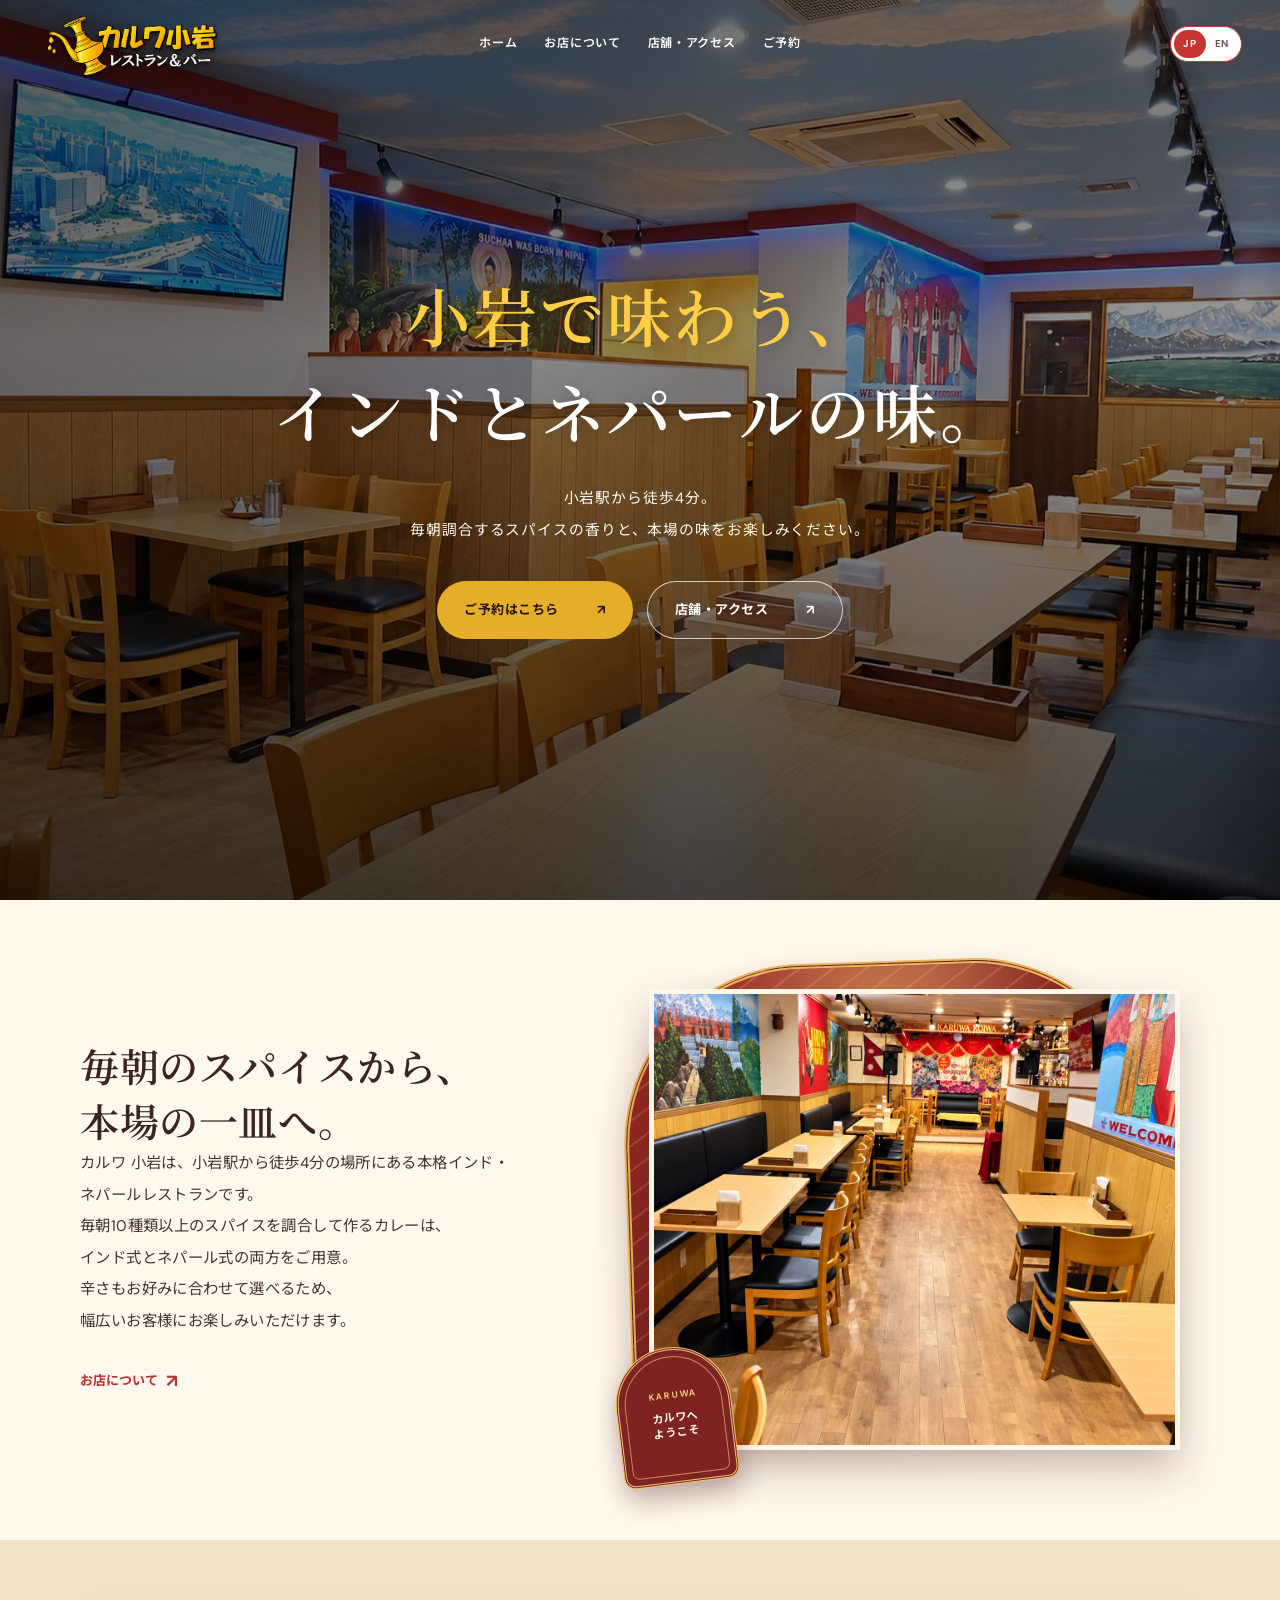
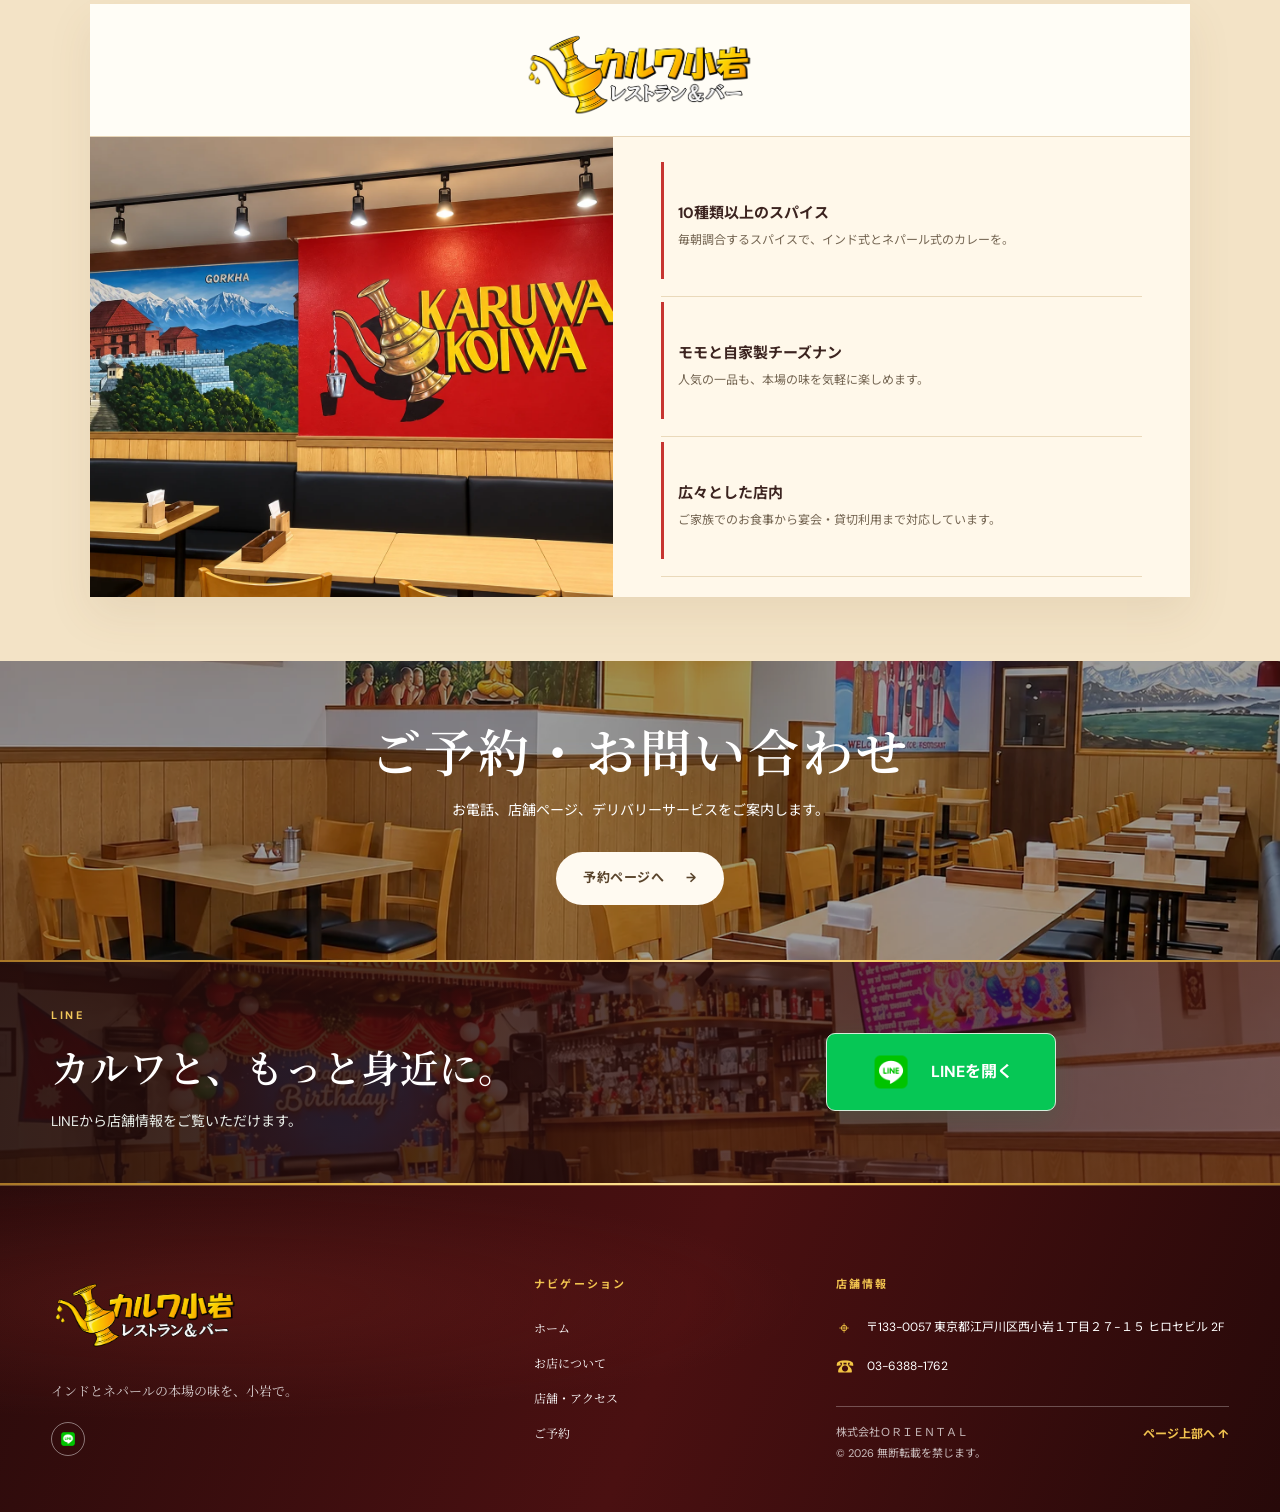
<file: index.html>
<!doctype html>
<html lang="ja">
<head>
  <meta charset="UTF-8"><meta name="viewport" content="width=device-width, initial-scale=1">
  <meta name="theme-color" content="#8b1e20">
  <meta name="description" content="カルワ 小岩。小岩駅から徒歩4分の本格インド・ネパールレストラン。毎朝調合するスパイスのカレー、モモ、自家製チーズナンをお楽しみください。">
  <title>ホーム | カルワ 小岩</title>
  <link rel="preconnect" href="https://fonts.googleapis.com"><link rel="preconnect" href="https://fonts.gstatic.com" crossorigin>
  <link href="https://fonts.googleapis.com/css2?family=DM+Sans:wght@400;500;600;700&family=Noto+Sans+JP:wght@400;500;600;700&family=Noto+Serif+JP:wght@400;500;600;700&display=swap" rel="stylesheet">
  <link rel="icon" href="assets/logo-transparent.png" type="image/png">
  <link rel="preload" as="image" href="assets/hero.webp" fetchpriority="high">
  <link rel="stylesheet" href="styles.css?v=20260928-9"><script src="script.js" defer></script>
</head>
<body data-page="home">
  <a class="skip-link" href="#main-content" data-i18n="skipLink">本文へ移動</a>
  <div id="site-header-mount"></div>
  <main id="main-content">
    <section class="hero" id="home" aria-labelledby="hero-title">
      <div class="hero-image" role="img" aria-label="カルワ 小岩の広々とした店内" data-i18n-aria="heroImageAlt"></div><div class="hero-scrim"></div>
      <div class="hero-content container-wide"><div class="hero-center">
        <h1 id="hero-title"><span class="hero-title-accent" data-i18n="heroLine1">小岩で味わう、</span><span class="hero-title-white" data-i18n="heroLine2">インドとネパールの味。</span></h1>
        <p class="hero-copy" data-i18n="heroCopy">小岩駅から徒歩4分。<br class="desktop-break">毎朝調合するスパイスの香りと、本場の味をお楽しみください。</p>
        <div class="hero-buttons"><a class="button button-primary" href="reservation.html"><span data-i18n="heroReserve">ご予約はこちら</span><span aria-hidden="true">↗</span></a><a class="button button-ghost" href="stores.html"><span data-i18n="heroAccess">店舗・アクセス</span><span aria-hidden="true">↗</span></a></div>
      </div></div>
    </section>

    <section class="about section-pad" id="about" aria-labelledby="about-title"><div class="container about-grid">
      <div class="about-copy reveal"><h2 class="section-title" id="about-title" data-i18n="aboutTitle">毎朝のスパイスから、<br>本場の一皿へ。</h2><p class="body-copy" data-i18n="aboutBody">カルワ 小岩は、小岩駅から徒歩4分の場所にある本格インド・ネパールレストランです。毎朝10種類以上のスパイスを調合して作るカレーは、インド式とネパール式の両方をご用意。辛さもお好みに合わせて選べるため、幅広いお客様にお楽しみいただけます。</p><a class="text-link" href="about.html"><span data-i18n="aboutLink">お店について</span><span aria-hidden="true">↗</span></a></div>
      <div class="about-visual reveal"><img src="assets/interior-1.webp" alt="カルワ 小岩の店内とテーブル席" data-i18n-alt="aboutDiningImageAlt" loading="lazy" decoding="async"><div class="about-stamp"><small aria-hidden="true">KARUWA</small><span data-i18n="welcomeStamp">カルワへ<br>ようこそ</span></div></div>
    </div></section>

    <section class="home-store section-pad" id="store" aria-labelledby="home-store-name"><div class="container">
      <div class="home-store-card reveal">
        <header class="home-store-card-header"><img class="king-wordmark" src="assets/logo-transparent.png" alt="カルワ 小岩のロゴ" data-i18n-alt="logoAlt"><h3 class="visually-hidden" id="home-store-name" data-i18n="shopName">カルワ 小岩</h3></header>
        <div class="home-store-card-body"><div class="home-store-photo"><img src="assets/access.webp" alt="カルワ 小岩の店内にあるロゴの壁" data-i18n-alt="storeImageAlt" loading="lazy" decoding="async"></div>
          <div class="home-store-card-content"><div class="home-store-feature"><h4 data-i18n="homeQuality1Title">10種類以上のスパイス</h4><p data-i18n="homeQuality1Text">毎朝調合するスパイスで、インド式とネパール式のカレーを。</p></div>
            <div class="home-store-feature"><h4 data-i18n="homeQuality2Title">モモと自家製チーズナン</h4><p data-i18n="homeQuality2Text">人気の一品も、本場の味を気軽に楽しめます。</p></div>
            <div class="home-store-feature"><h4 data-i18n="homeQuality3Title">広々とした店内</h4><p data-i18n="homeQuality3Text">ご家族でのお食事から宴会・貸切利用まで対応しています。</p></div>
          </div>
        </div>
      </div>
    </div></section>

    <section class="home-reservation" aria-labelledby="home-res-title"><div class="container home-res-inner reveal"><h2 class="section-title" id="home-res-title" data-i18n="homeReserveTitle">ご予約・お問い合わせ</h2><p data-i18n="homeReserveCopy">お電話、店舗ページ、デリバリーサービスをご案内します。</p><a class="button button-reservation" href="reservation.html"><span data-i18n="reservePage">予約ページへ</span><span aria-hidden="true">→</span></a></div></section>

    <section class="sns-band" aria-labelledby="sns-title"><div class="sns-backdrop"></div><div class="container sns-inner reveal"><div><p class="sns-label">LINE</p><h2 id="sns-title" data-i18n="snsTitle">カルワと、もっと身近に。</h2><p data-i18n="snsCopy">LINEから店舗情報をご覧いただけます。</p></div><div class="sns-links"><a class="sns-line" href="https://line.me/R/ti/p/@842mwddb" target="_blank" rel="noopener noreferrer"><img src="assets/line-icon.png" alt="LINE" data-i18n-alt="lineAlt"><span data-i18n="lineFollow">LINEを開く</span></a></div></div></section>
  </main>
  <div id="site-footer-mount"></div>
</body></html>
</file>
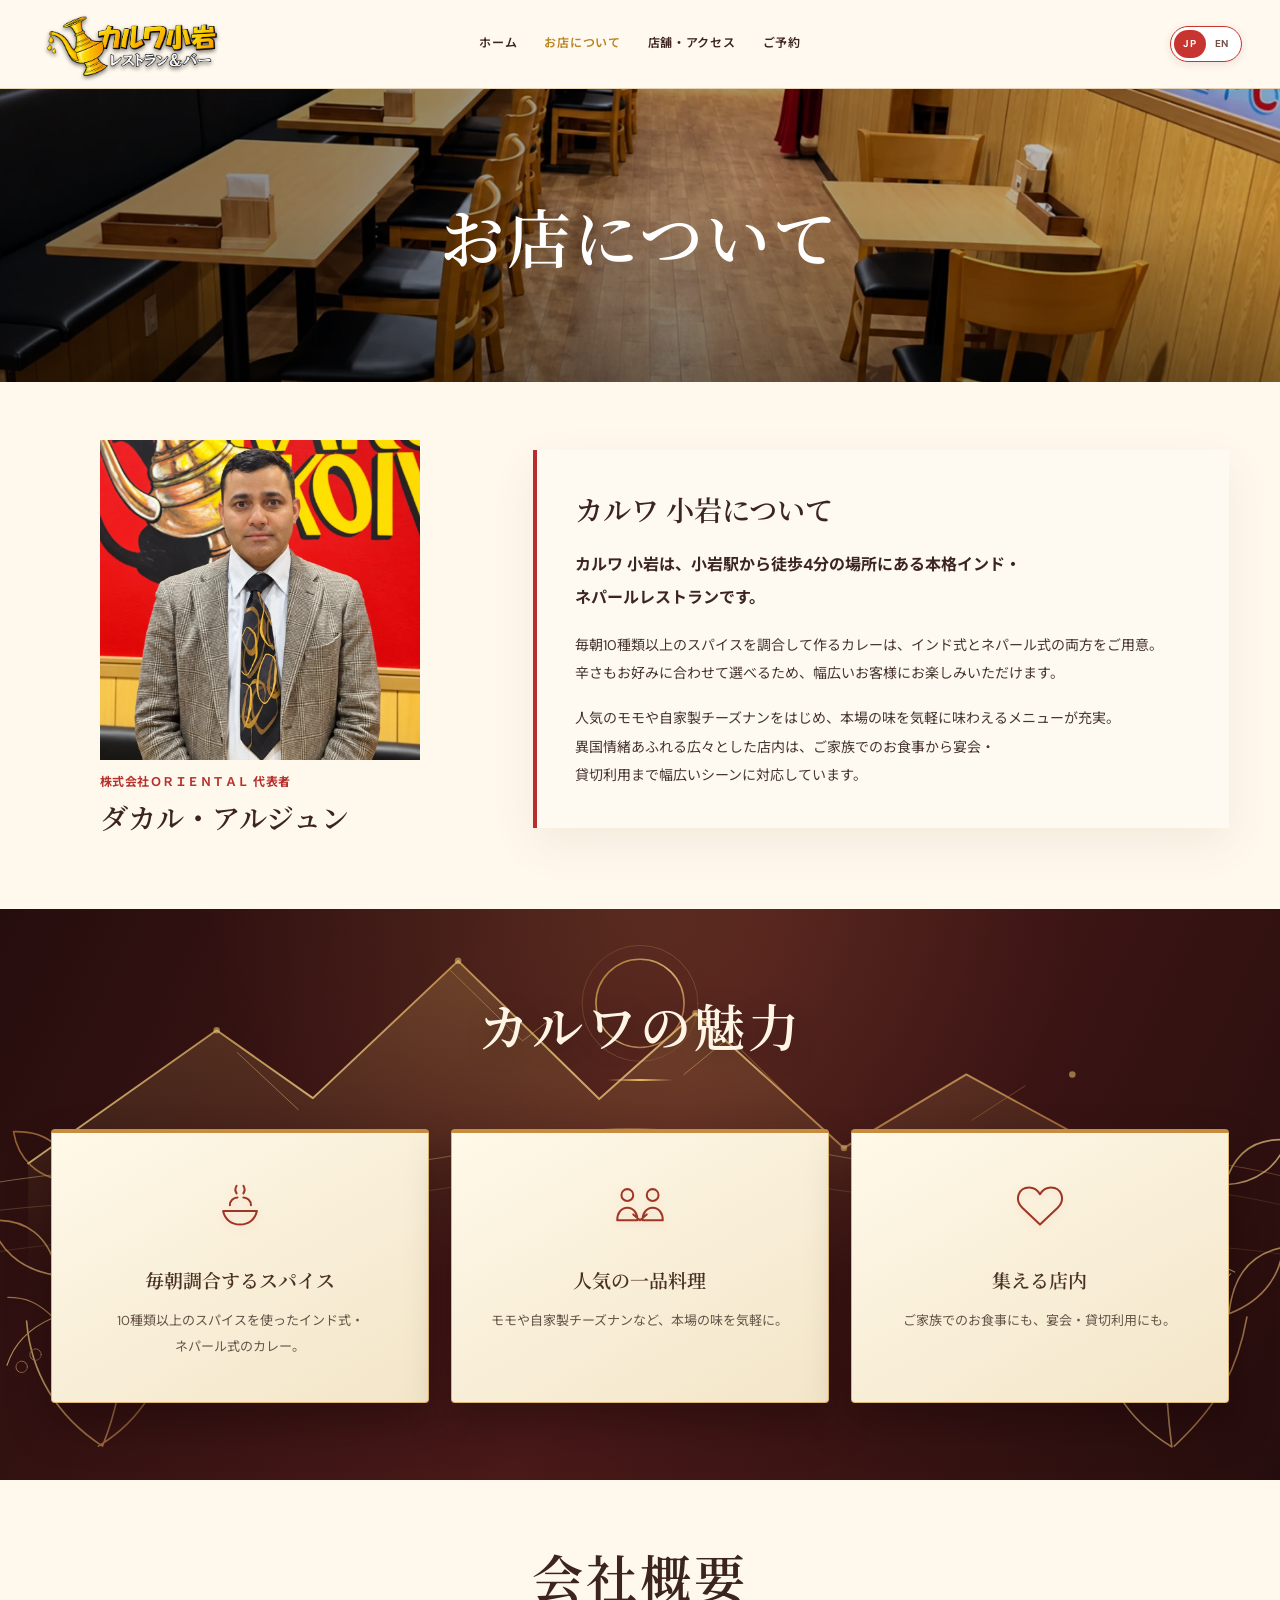
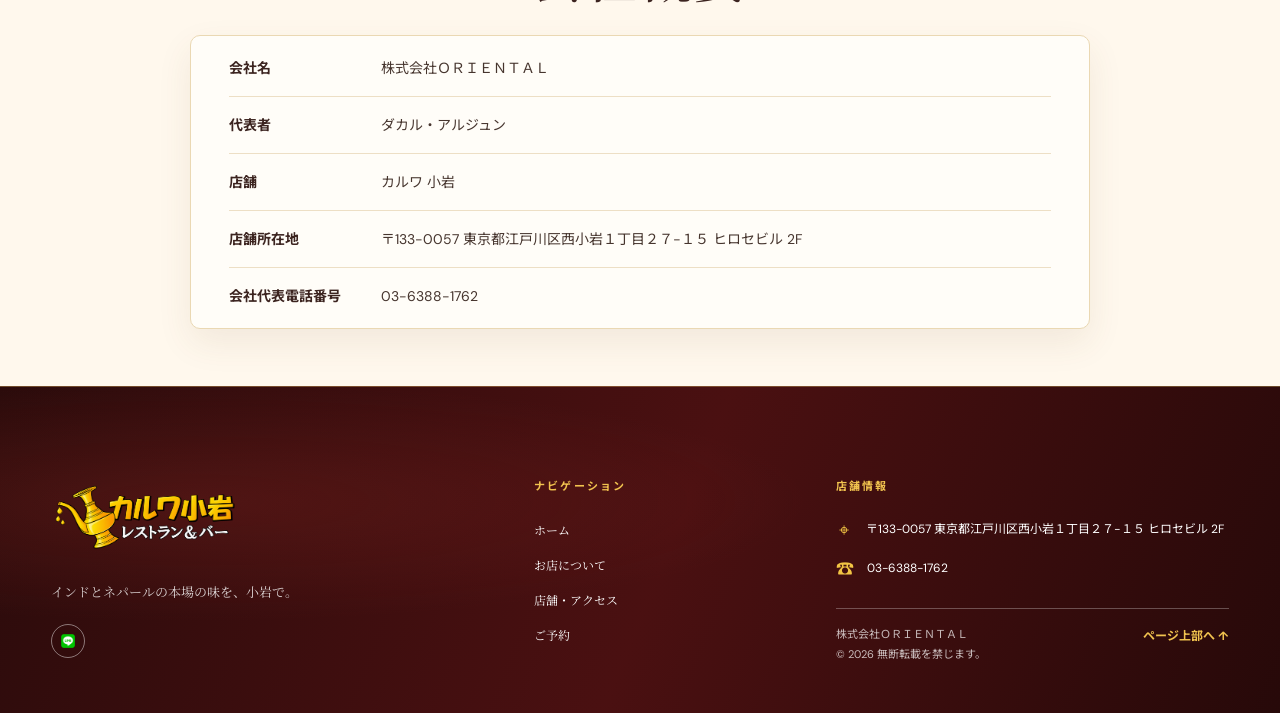
<file: about.html>
<!doctype html>
<html lang="ja"><head><meta charset="UTF-8"><meta name="viewport" content="width=device-width, initial-scale=1"><meta name="theme-color" content="#8b1e20"><meta name="description" content="カルワ 小岩のレストラン紹介と株式会社ＯＲＩＥＮＴＡＬの会社情報。"><title>お店について | カルワ 小岩</title><link rel="preconnect" href="https://fonts.googleapis.com"><link rel="preconnect" href="https://fonts.gstatic.com" crossorigin><link href="https://fonts.googleapis.com/css2?family=DM+Sans:wght@400;500;600;700&family=Noto+Sans+JP:wght@400;500;600;700&family=Noto+Serif+JP:wght@400;500;600;700&display=swap" rel="stylesheet"><link rel="preload" as="image" href="assets/interior-1.webp" fetchpriority="high"><link rel="icon" href="assets/logo-transparent.png" type="image/png"><link rel="stylesheet" href="styles.css?v=20260928-9"><script src="script.js" defer></script></head>
<body data-page="about"><a class="skip-link" href="#main-content" data-i18n="skipLink">本文へ移動</a><div id="site-header-mount"></div><main id="main-content" class="inner-main">
  <section class="subhero subhero-about" aria-labelledby="about-page-title"><div class="subhero-overlay"></div><div class="container subhero-content"><h1 id="about-page-title" data-i18n="aboutPageTitle">お店について</h1></div></section>
  <section class="representative section-pad"><div class="container representative-grid"><div class="representative-profile"><img src="assets/ceo-portrait.webp" alt="株式会社ＯＲＩＥＮＴＡＬの代表者 ダカル・アルジュン" data-i18n-alt="representativeAlt" decoding="async"><p data-i18n="repRole">株式会社ＯＲＩＥＮＴＡＬ 代表者</p><h2 data-i18n="representativeName">ダカル・アルジュン</h2></div><div class="representative-note"><h2 class="note-heading" data-i18n="restaurantIntroTitle">カルワ 小岩について</h2><p class="note-opening" data-i18n="restaurantIntroP1">カルワ 小岩は、小岩駅から徒歩4分の場所にある本格インド・ネパールレストランです。</p><p data-i18n="restaurantIntroP2">毎朝10種類以上のスパイスを調合して作るカレーは、インド式とネパール式の両方をご用意。辛さもお好みに合わせて選べるため、幅広いお客様にお楽しみいただけます。</p><p data-i18n="restaurantIntroP3">人気のモモや自家製チーズナンをはじめ、本場の味を気軽に味わえるメニューが充実。異国情緒あふれる広々とした店内は、ご家族でのお食事から宴会・貸切利用まで幅広いシーンに対応しています。</p></div></div></section>
  <section class="values-section section-pad" aria-labelledby="values-title"><div class="container"><h2 class="section-title" id="values-title" data-i18n="valuesTitle">カルワの魅力</h2><div class="values-grid">
    <article class="value-card"><svg viewBox="0 0 64 64" aria-hidden="true"><path d="M12 38c2 10 10 16 20 16s18-6 20-16H12Zm8-7c0-5 4-9 9-9m7 0c5 0 9 4 9 9M28 17c-2-3-2-6 0-9m8 9c2-3 2-6 0-9"/></svg><h3 data-i18n="value1Title">毎朝調合するスパイス</h3><p data-i18n="value1Text">10種類以上のスパイスを使ったインド式・ネパール式のカレー。</p></article>
    <article class="value-card"><svg viewBox="0 0 64 64" aria-hidden="true"><path d="M17 26a7 7 0 1 0 0-14 7 7 0 0 0 0 14Zm30 0a7 7 0 1 0 0-14 7 7 0 0 0 0 14ZM5 49c0-9 5-15 12-15s12 6 12 15H5Zm30 0c0-9 5-15 12-15s12 6 12 15H35ZM24 42l8 7 8-7"/></svg><h3 data-i18n="value2Title">人気の一品料理</h3><p data-i18n="value2Text">モモや自家製チーズナンなど、本場の味を気軽に。</p></article>
    <article class="value-card"><svg viewBox="0 0 64 64" aria-hidden="true"><path d="M32 54 11 34C1 24 7 10 19 10c6 0 10 3 13 8 3-5 7-8 13-8 12 0 18 14 8 24L32 54Z"/></svg><h3 data-i18n="value3Title">集える店内</h3><p data-i18n="value3Text">ご家族でのお食事にも、宴会・貸切利用にも。</p></article>
  </div></div></section>
  <section class="company-section section-pad" aria-labelledby="company-title"><div class="container company-grid"><h2 class="section-title" id="company-title" data-i18n="companyTitle">会社概要</h2><dl class="company-table"><div><dt data-i18n="companyNameLabel">会社名</dt><dd data-i18n="companyName">株式会社ＯＲＩＥＮＴＡＬ</dd></div><div><dt data-i18n="companyRepLabel">代表者</dt><dd data-i18n="companyRepValue">ダカル・アルジュン</dd></div><div><dt data-i18n="companyBusinessLabel">店舗</dt><dd data-i18n="companyBusiness">カルワ 小岩</dd></div><div><dt data-i18n="companyLocationLabel">店舗所在地</dt><dd><span data-i18n="addressFull">〒133-0057 東京都江戸川区西小岩１丁目２７−１５ ヒロセビル 2F</span></dd></div><div><dt data-i18n="companyPhoneLabel">会社代表電話番号</dt><dd><a href="tel:0363881762">03-6388-1762</a></dd></div></dl></div></section>
</main><div id="site-footer-mount"></div></body></html>
</file>
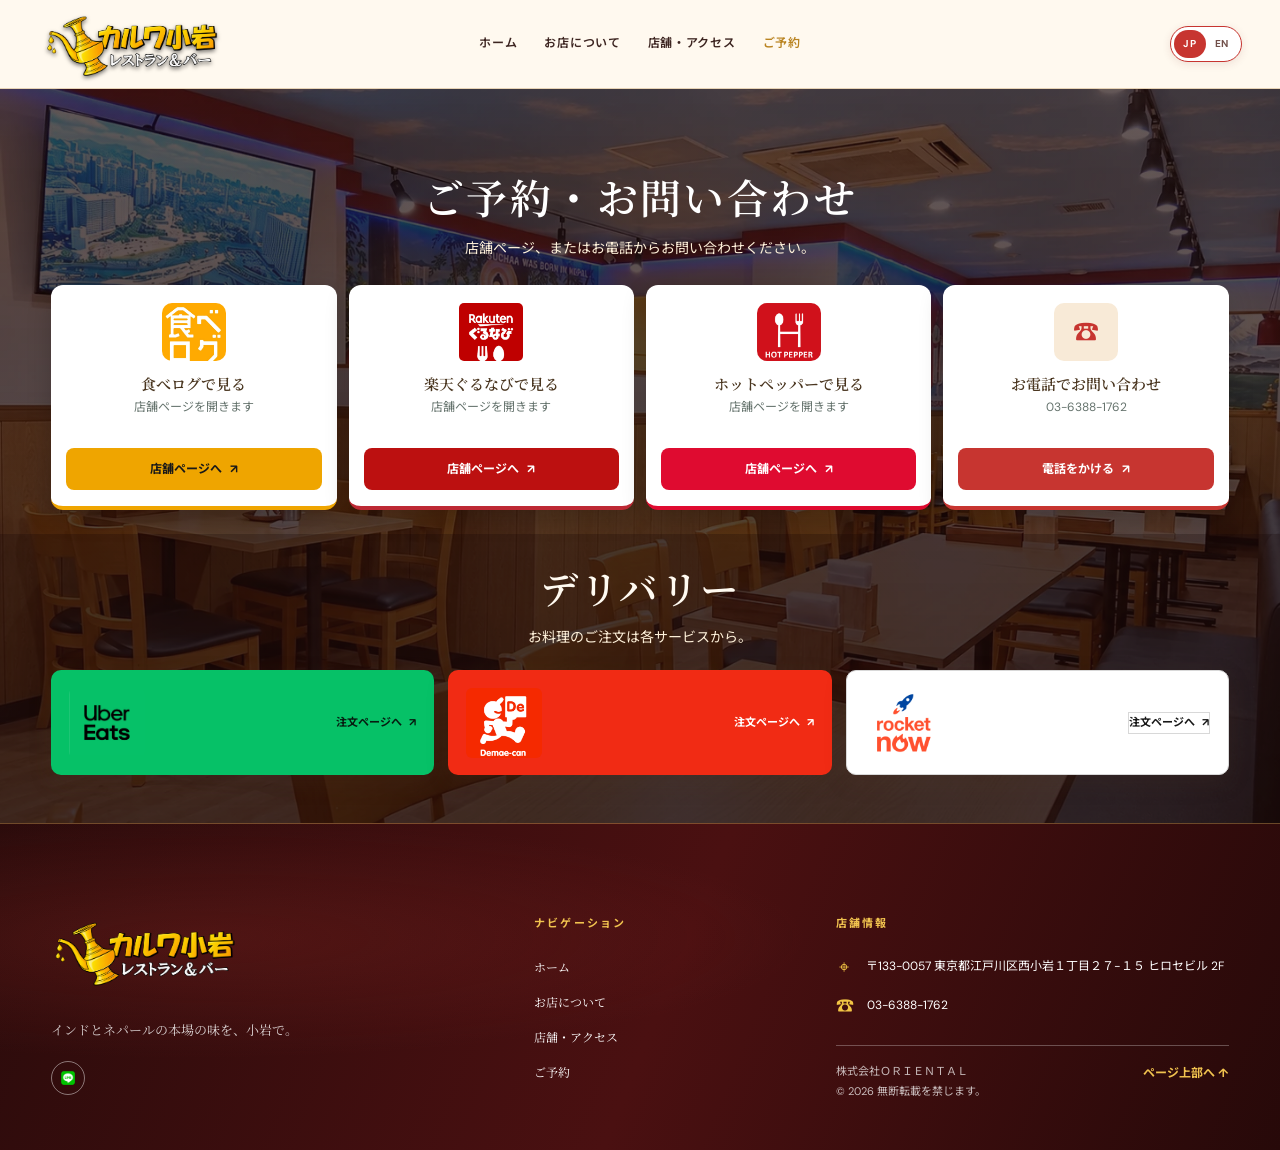
<file: reservation.html>
<!doctype html>
<html lang="ja"><head><meta charset="UTF-8"><meta name="viewport" content="width=device-width, initial-scale=1"><meta name="theme-color" content="#8b1e20"><meta name="description" content="カルワ 小岩のご予約・お問い合わせ、出前館・Uber Eats・Rocket Nowでのご注文はこちら。"><title>ご予約・ご注文 | カルワ 小岩</title><link rel="preconnect" href="https://fonts.googleapis.com"><link rel="preconnect" href="https://fonts.gstatic.com" crossorigin><link href="https://fonts.googleapis.com/css2?family=DM+Sans:wght@400;500;600;700&family=Noto+Sans+JP:wght@400;500;600;700&family=Noto+Serif+JP:wght@400;500;600;700&display=swap" rel="stylesheet"><link rel="preload" as="image" href="assets/hero.webp" fetchpriority="high"><link rel="icon" href="assets/logo-transparent.png" type="image/png"><link rel="stylesheet" href="styles.css?v=20260928-9"><script src="script.js" defer></script></head>
<body data-page="reservation"><a class="skip-link" href="#main-content" data-i18n="skipLink">本文へ移動</a><div id="site-header-mount"></div><main id="main-content" class="inner-main">
  <div class="reservation-background">
  <section class="booking-section section-pad" aria-labelledby="booking-title"><div class="container"><h1 class="section-title" id="booking-title" data-i18n="bookingTitle">ご予約・お問い合わせ</h1><p class="booking-intro" data-i18n="bookingIntro">店舗ページ、またはお電話からお問い合わせください。</p><div class="booking-grid">
    <a class="booking-card tabelog" href="https://tabelog.com/tokyo/A1312/A131204/13301624/" target="_blank" rel="noopener noreferrer"><span class="booking-logo"><img src="assets/logo-tabelog.jpg" alt="食べログ" data-i18n-alt="tabelogAlt"></span><h3 data-i18n="tabelogTitle">食べログで見る</h3><p data-i18n="bookingExternal">店舗ページを開きます</p><span class="booking-action"><span data-i18n="bookingAction">店舗ページへ</span><span aria-hidden="true">↗</span></span></a>
    <a class="booking-card gurunavi" href="https://r.gnavi.co.jp/nn3htzyu0000/" target="_blank" rel="noopener noreferrer"><span class="booking-logo"><img src="assets/logo-gurunavi.png" alt="楽天ぐるなび"></span><h3 data-i18n="gurunaviTitle">楽天ぐるなびで見る</h3><p data-i18n="bookingExternal">店舗ページを開きます</p><span class="booking-action"><span data-i18n="bookingAction">店舗ページへ</span><span aria-hidden="true">↗</span></span></a>
    <a class="booking-card hotpepper" href="https://www.hotpepper.jp/strJ003916899/" target="_blank" rel="noopener noreferrer"><span class="booking-logo"><img src="assets/logo-hotpepper.png" alt="ホットペッパーグルメ"></span><h3 data-i18n="hotpepperTitle">ホットペッパーで見る</h3><p data-i18n="bookingExternal">店舗ページを開きます</p><span class="booking-action"><span data-i18n="bookingAction">店舗ページへ</span><span aria-hidden="true">↗</span></span></a>
    <a class="booking-card telephone" href="tel:0363881762"><span class="booking-logo phone-symbol" aria-hidden="true">☎</span><h3 data-i18n="telephoneTitle">お電話でお問い合わせ</h3><p>03-6388-1762</p><span class="booking-action"><span data-i18n="telephoneAction">電話をかける</span><span aria-hidden="true">↗</span></span></a>
  </div></div></section>
  <section class="delivery-section section-pad" aria-labelledby="delivery-title"><div class="container"><h2 class="section-title" id="delivery-title" data-i18n="deliveryTitle">デリバリー</h2><p class="delivery-intro" data-i18n="deliveryIntro">お料理のご注文は各サービスから。</p><div class="delivery-grid">
    <a class="delivery-card uber" href="https://www.ubereats.com/jp/store/%E6%9C%AC%E6%A0%BC%E3%82%B9%E3%83%8F%E3%82%A4%E3%82%B9%E3%81%8B%E9%AD%85%E5%8A%9B%E3%81%AE%E3%82%AB%E3%83%AC%E3%83%BC!%E3%82%AB%E3%83%AB%E3%83%AF-%E5%B0%8F%E5%B2%A9-karuwa-koiwa/JtfiLmZLSfqwW0Q3driihQ" target="_blank" rel="noopener noreferrer"><span class="delivery-logo"><img src="assets/logo-uber.png" alt="Uber Eats" data-i18n-alt="uberAlt"></span><span class="delivery-action"><span data-i18n="orderAction">注文ページへ</span><span aria-hidden="true">↗</span></span></a>
    <a class="delivery-card demae" href="https://demae-can.com/shop/menu/3402623" target="_blank" rel="noopener noreferrer"><span class="delivery-logo"><img src="assets/logo-demaecan.png" alt="出前館" data-i18n-alt="demaeAlt"></span><span class="delivery-action"><span data-i18n="orderAction">注文ページへ</span><span aria-hidden="true">↗</span></span></a>
    <a class="delivery-card rocket" href="https://customer-web.rocketnow.co.jp/share?storeId=5188&amp;dishId&amp;key=a2f40647-2a2c-47f5-8df5-692c3ea2c9f6" target="_blank" rel="noopener noreferrer"><span class="delivery-logo"><img src="assets/logo-rocketnow.png" alt="Rocket Now" data-i18n-alt="rocketAlt"></span><span class="delivery-action"><span data-i18n="orderAction">注文ページへ</span><span aria-hidden="true">↗</span></span></a>
  </div></div></section>
  </div>
</main><div id="site-footer-mount"></div></body></html>
</file>
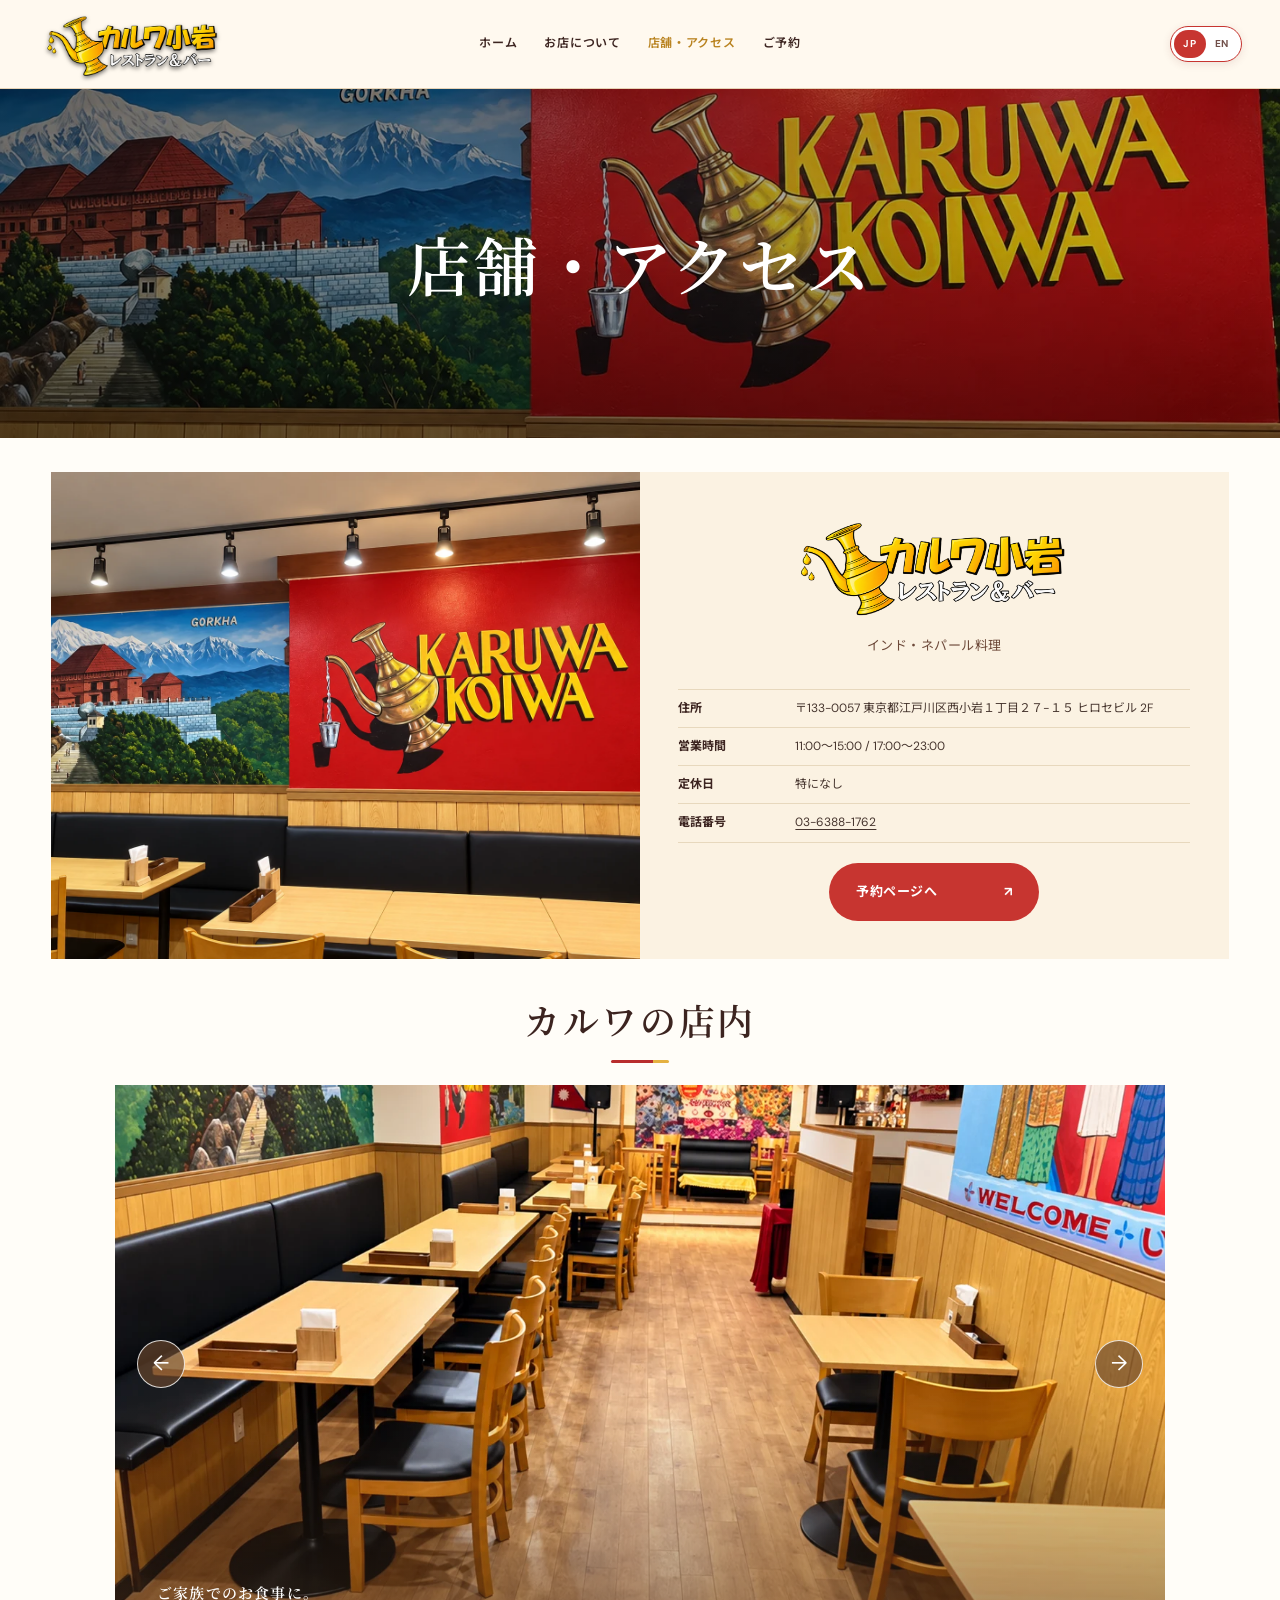
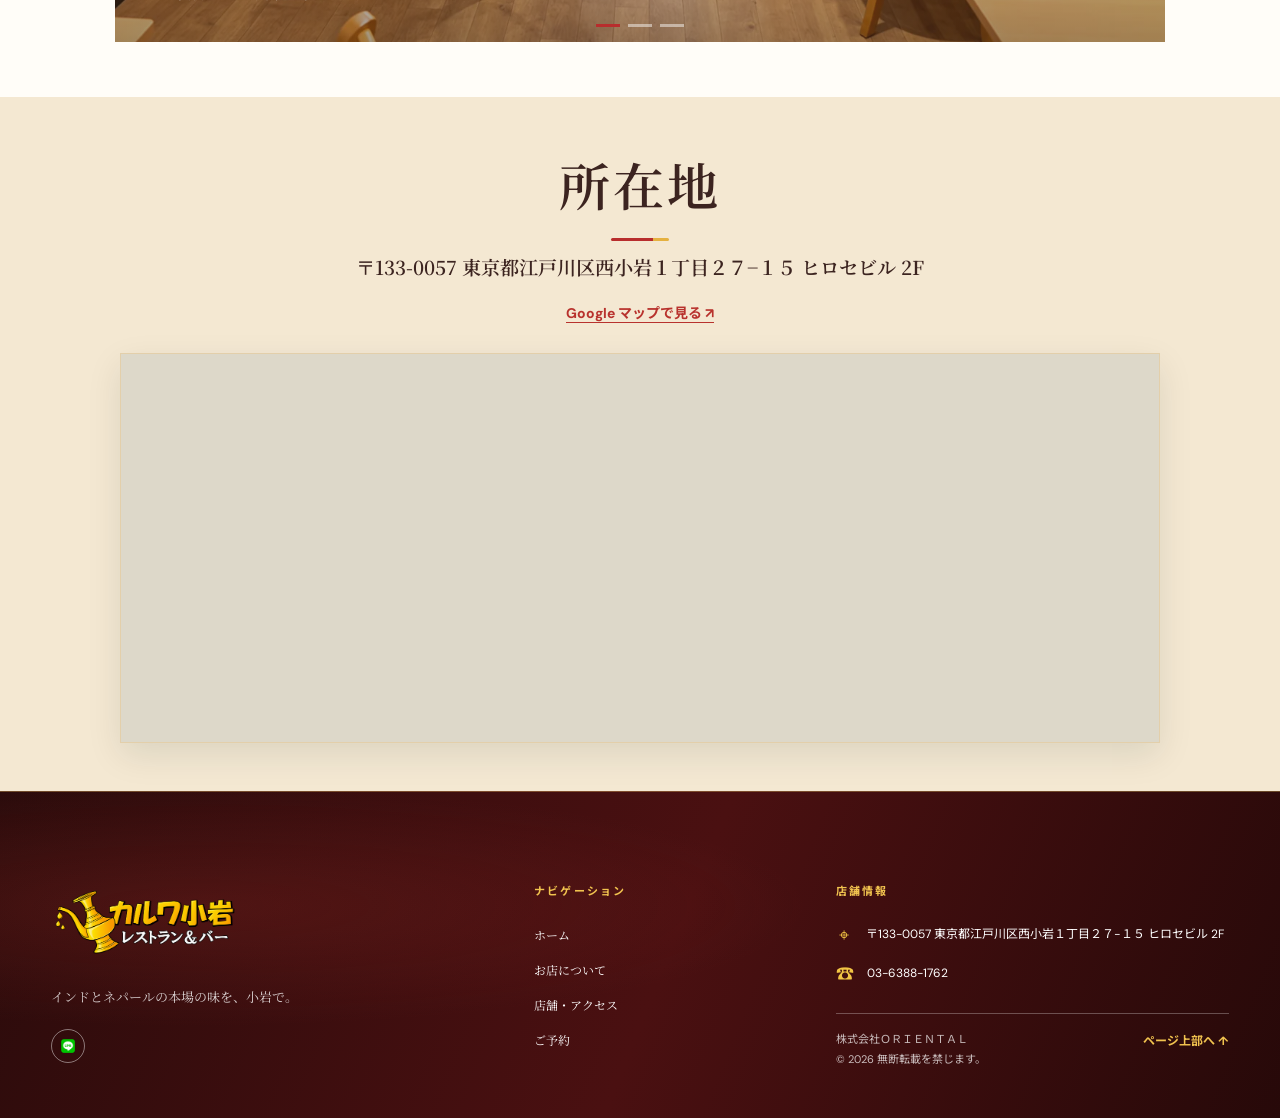
<file: stores.html>
<!doctype html>
<html lang="ja"><head><meta charset="UTF-8"><meta name="viewport" content="width=device-width, initial-scale=1"><meta name="theme-color" content="#8b1e20"><meta name="description" content="カルワ 小岩の住所、営業時間、店内写真、アクセスをご案内します。小岩駅から徒歩4分。"><title>店舗・アクセス | カルワ 小岩</title><link rel="preconnect" href="https://fonts.googleapis.com"><link rel="preconnect" href="https://fonts.gstatic.com" crossorigin><link href="https://fonts.googleapis.com/css2?family=DM+Sans:wght@400;500;600;700&family=Noto+Sans+JP:wght@400;500;600;700&family=Noto+Serif+JP:wght@400;500;600;700&display=swap" rel="stylesheet"><link rel="preload" as="image" href="assets/access.webp" fetchpriority="high"><link rel="icon" href="assets/logo-transparent.png" type="image/png"><link rel="stylesheet" href="styles.css?v=20260928-9"><script src="script.js" defer></script></head>
<body data-page="stores"><a class="skip-link" href="#main-content" data-i18n="skipLink">本文へ移動</a><div id="site-header-mount"></div><main id="main-content" class="inner-main">
  <section class="subhero subhero-stores" aria-labelledby="stores-page-title"><div class="subhero-overlay"></div><div class="container subhero-content"><h1 id="stores-page-title" data-i18n="storesPageTitle">店舗・アクセス</h1></div></section>
  <section class="store section-pad" aria-labelledby="stores-shop-name"><div class="container"><div class="store-grid"><div class="store-image"><img src="assets/access.webp" alt="カルワ 小岩のロゴがある店内" data-i18n-alt="storeImageAlt" decoding="async"></div><div class="store-details"><div class="store-identity"><img class="king-wordmark" src="assets/logo-transparent.png" alt="カルワ 小岩のロゴ" data-i18n-alt="logoAlt"><h3 class="visually-hidden" id="stores-shop-name" data-i18n="shopName">カルワ 小岩</h3><p data-i18n="storeCuisine">インド・ネパール料理</p></div><dl><div><dt data-i18n="addressLabel">住所</dt><dd><span data-i18n="addressFull">〒133-0057 東京都江戸川区西小岩１丁目２７−１５ ヒロセビル 2F</span></dd></div><div><dt data-i18n="hoursLabel">営業時間</dt><dd data-i18n="hoursValue">11:00～15:00 / 17:00～23:00</dd></div><div><dt data-i18n="closedLabel">定休日</dt><dd data-i18n="closedValue">特になし</dd></div><div><dt data-i18n="phoneLabel">電話番号</dt><dd><a href="tel:0363881762">03-6388-1762</a></dd></div></dl><a class="button button-dark" href="reservation.html"><span data-i18n="reservePage">予約ページへ</span><span aria-hidden="true">↗</span></a></div></div></div></section>
  <section class="gallery stores-gallery" aria-labelledby="gallery-title"><div class="container gallery-heading"><h2 id="gallery-title" data-i18n="galleryTitle">カルワの店内</h2></div><div class="gallery-stage" id="gallery-stage"><div class="gallery-slide is-active"><img src="assets/interior-1.webp" alt="カルワ 小岩の広々とした客席" data-i18n-alt="terraceImageAlt" loading="lazy" decoding="async"><span data-i18n="slideOne">ご家族でのお食事に。</span></div><div class="gallery-slide"><img src="assets/interior-2.webp" alt="カルワ 小岩の店内とパーティーエリア" data-i18n-alt="boothImageAlt" loading="lazy" decoding="async"><span data-i18n="slideTwo">宴会・貸切にも。</span></div><div class="gallery-slide"><img src="assets/interior-3.webp" alt="カルワ 小岩の壁画とテーブル席" data-i18n-alt="galleryThreeAlt" loading="lazy" decoding="async"><span data-i18n="slideThree">異国情緒あふれる空間。</span></div><button class="gallery-arrow gallery-prev" type="button" aria-label="前の写真" data-i18n-aria="previousPhoto">←</button><button class="gallery-arrow gallery-next" type="button" aria-label="次の写真" data-i18n-aria="nextPhoto">→</button><div class="gallery-dots" aria-label="ギャラリーの写真を選択" data-i18n-aria="galleryPhotos"><button class="is-active" type="button" aria-label="写真 1" data-i18n-aria="photoOne" aria-current="true"></button><button type="button" aria-label="写真 2" data-i18n-aria="photoTwo"></button><button type="button" aria-label="写真 3" data-i18n-aria="photoThree"></button></div></div></section>
  <section class="location-section section-pad" aria-labelledby="location-title"><div class="container"><div class="location-intro"><h2 class="section-title" id="location-title" data-i18n="locationTitle">所在地</h2><p data-i18n="addressFull">〒133-0057 東京都江戸川区西小岩１丁目２７−１５ ヒロセビル 2F</p><a class="map-link" href="https://www.google.com/maps/search/?api=1&amp;query=%E3%82%AB%E3%83%AB%E3%83%AF%20%E5%B0%8F%E5%B2%A9%20%E6%9D%B1%E4%BA%AC%E9%83%BD%E6%B1%9F%E6%88%B8%E5%B7%9D%E5%8C%BA%E8%A5%BF%E5%B0%8F%E5%B2%A9%EF%BC%91%E4%B8%81%E7%9B%AE%EF%BC%92%EF%BC%97%E2%88%92%EF%BC%91%EF%BC%95" target="_blank" rel="noopener noreferrer" data-i18n="openMap">Google マップで見る ↗</a></div><div class="map-frame"><iframe title="カルワ 小岩の地図" data-i18n-title="mapTitle" src="https://www.google.com/maps?q=%E3%82%AB%E3%83%AB%E3%83%AF%20%E5%B0%8F%E5%B2%A9%20%E6%9D%B1%E4%BA%AC%E9%83%BD%E6%B1%9F%E6%88%B8%E5%B7%9D%E5%8C%BA%E8%A5%BF%E5%B0%8F%E5%B2%A9%EF%BC%91%E4%B8%81%E7%9B%AE%EF%BC%92%EF%BC%97%E2%88%92%EF%BC%91%EF%BC%95&amp;output=embed" width="600" height="450" style="border:0;" allowfullscreen loading="lazy" referrerpolicy="strict-origin-when-cross-origin"></iframe></div></div></section>
</main><div id="site-footer-mount"></div></body></html>
</file>
<file: styles.css>
:root{--cream:#f7f3e9;--paper:#fffdf7;--ink:#153b37;--ink-deep:#0b2b29;--orange:#ef7c1a;--gold:#d6a844;--text:#233a35;--muted:#6c7770;--line:#d9d8c9;--serif:"Noto Serif JP",serif;--sans:"DM Sans","Noto Sans JP",sans-serif}
*{box-sizing:border-box}
html{scroll-behavior:smooth;scroll-padding-top:85px}
body{margin:0;color:var(--text);background:var(--cream);font-family:var(--sans);font-size:15px;line-height:1.8;overflow-x:clip;-webkit-font-smoothing:antialiased}
img{display:block;max-width:100%}
a{color:inherit;text-decoration:none}
button{font:inherit}
button,a{-webkit-tap-highlight-color:transparent}
:focus-visible{outline:3px solid var(--orange);outline-offset:4px}
::selection{background:var(--orange);color:white}
.skip-link{position:fixed;top:-100px;left:12px;z-index:100;background:white;color:var(--ink);padding:8px 14px}
.skip-link:focus{top:12px}
.container{width:min(100% - 8vw,1220px);margin-inline:auto}
.container-wide{width:min(100% - 6vw,1450px);margin-inline:auto}
.section-pad{padding-block:clamp(92px,10vw,150px)}
section{scroll-margin-top:82px}
.eyebrow{display:flex;align-items:center;gap:14px;margin:0 0 28px;font-size:11px;font-weight:700;letter-spacing:.2em;line-height:1.5;color:var(--orange)}
.eyebrow-line{width:34px;height:1px;display:inline-block;flex:none;background:currentColor}
.section-title{font-family:var(--serif);font-weight:600;font-size:clamp(2.1rem,4vw,3.8rem);line-height:1.55;letter-spacing:.06em;margin:0;color:var(--ink);line-break:strict;word-break:auto-phrase}
.body-copy{font-size:15px;line-height:2.35;letter-spacing:.025em}
.button{display:inline-flex;align-items:center;justify-content:space-between;gap:38px;min-height:58px;padding:12px 27px;border-radius:100px;font-size:13px;font-weight:700;letter-spacing:.04em;transition:background .25s,color .25s,transform .25s,border-color .25s;white-space:nowrap}
.button:hover{transform:translateY(-3px)}
.button-primary{background:var(--orange);color:#171a13}
.button-primary:hover{background:#ffa344}
.button-ghost{border:1px solid rgba(255,255,255,.72);color:white;background:rgba(255,255,255,.05)}
.button-ghost:hover{background:white;color:var(--ink)}
.button-dark{background:var(--ink);color:white;min-width:210px}
.button-dark:hover{background:#23655b}
.site-header{position:fixed;z-index:50;top:0;left:0;width:100%;color:white;transition:background .28s,box-shadow .28s,color .28s}
.site-header.is-scrolled,.site-header.menu-open{background:rgba(247,243,233,.98);box-shadow:0 1px 0 rgba(21,59,55,.12);color:var(--ink)}
.header-inner{height:88px;display:flex;align-items:center;justify-content:space-between;gap:24px}
.brand{display:inline-flex;align-items:center;gap:11px;flex:none;min-width:0}
.brand-logo{width:60px;height:60px;border-radius:50%;background:white;padding:3px;display:flex;align-items:center;justify-content:center;overflow:hidden;box-shadow:0 3px 16px #0002}
.brand-logo img{width:100%;height:100%;object-fit:contain}
.brand-name{font-family:Georgia,serif;font-size:19px;font-weight:700;line-height:1.02;letter-spacing:.09em;white-space:nowrap}
.brand-name span{display:block}
.brand-name small{display:block;margin-top:5px;font:600 8px/1 var(--sans);letter-spacing:.19em}
.desktop-nav{display:flex;align-items:center;gap:clamp(16px,2.1vw,34px);margin-left:auto}
.desktop-nav a{font-size:12px;font-weight:600;letter-spacing:.06em;position:relative;white-space:nowrap}
.desktop-nav a::after{content:"";position:absolute;left:0;right:100%;bottom:-7px;height:1px;background:currentColor;transition:right .2s}
.desktop-nav a:hover::after{right:0}
.header-actions{display:flex;align-items:center;gap:13px}
.language-switch{height:38px;padding:0 10px;border:1px solid currentColor;border-radius:100px;background:transparent;color:inherit;font-size:11px;font-weight:700;letter-spacing:.05em;cursor:pointer}
.language-switch span{margin-left:3px}
.header-reserve{display:inline-flex;align-items:center;gap:18px;padding:12px 19px;background:var(--orange);border-radius:100px;color:#15251f;font-size:12px;font-weight:700;white-space:nowrap}
.header-reserve:hover{background:#ffa344}
.menu-toggle{display:none;width:42px;height:42px;border:0;background:transparent;color:inherit;padding:10px;cursor:pointer}
.menu-toggle span{display:block;width:22px;height:2px;background:currentColor;margin:5px 0;transition:transform .2s}
.mobile-nav{display:none}
.hero{position:relative;min-height:760px;height:100svh;max-height:1080px;background:#13251e;color:white;overflow:hidden}
.hero-image,.hero-scrim{position:absolute;inset:0}
.hero-image{background:url("assets/interior-1.webp") center 55%/cover no-repeat;animation:heroZoom 16s ease-out both;backface-visibility:hidden}
.hero-scrim{background:linear-gradient(180deg,rgba(3,20,19,.62),rgba(3,20,19,.48) 38%,rgba(3,20,19,.70)),linear-gradient(90deg,rgba(3,23,21,.4),transparent 60%)}
@keyframes heroZoom{from{transform:scale(1)}to{transform:scale(1.055)}}
.hero-content{position:relative;z-index:1;height:100%;display:grid;place-items:center;text-align:center;padding-top:80px;padding-bottom:70px}
.hero-center{max-width:1050px;margin:auto}
.hero-eyebrow{margin:0 0 26px;color:#f0cc83;font-size:12px;font-weight:700;letter-spacing:.43em;line-height:1.6}
.hero h1{font-family:var(--serif);font-size:clamp(3.1rem,6.25vw,6.4rem);font-weight:600;line-height:1.22;letter-spacing:.045em;margin:0;text-shadow:0 2px 15px #0004;line-break:strict}
.hero h1 span{display:block}
.hero-title-accent{color:#ffab41}
.hero-title-white{color:#fff;margin-top:.14em}
.hero-copy{margin:30px auto 34px;font-size:clamp(14px,1.15vw,16px);line-height:2.15;letter-spacing:.06em;color:#fffdf5}
.hero-buttons{display:flex;justify-content:center;flex-wrap:wrap;gap:14px}
.hero-bottom{position:absolute;z-index:2;left:50%;bottom:32px;transform:translateX(-50%);display:flex;align-items:center;justify-content:space-between;color:#fff9;font-size:10px;letter-spacing:.14em;font-weight:700}
.hero-bottom a{color:#fff;display:flex;gap:16px;align-items:center}
.hero-bottom a span{font-size:20px;line-height:1}
.about{background:var(--cream)}
.about-grid{display:grid;grid-template-columns:1fr 1.02fr;align-items:center;gap:clamp(50px,7vw,120px)}
.about-copy{padding-block:10px}
.about-lead{margin:30px 0 20px;font-family:var(--serif);font-weight:600;color:var(--ink);font-size:clamp(17px,1.7vw,21px);line-height:1.9;letter-spacing:.04em}
.about .body-copy{max-width:520px;margin:0 0 29px}
.text-link{display:inline-flex;align-items:center;gap:52px;padding:0 0 10px;font-size:13px;font-weight:700;color:var(--orange);text-decoration:none}
.text-link span:last-child{font-size:18px;line-height:1}
.about-visual{position:relative;margin:15px 25px 0 0}
.about-visual::before{content:"";position:absolute;left:28px;right:-25px;top:-25px;bottom:28px;border:1px solid var(--gold);z-index:0}
.about-visual>img{position:relative;z-index:1;width:100%;height:min(46vw,540px);object-fit:cover;object-position:center}
.about-stamp{position:absolute;z-index:2;bottom:-25px;left:-32px;background:var(--orange);color:var(--ink-deep);width:130px;height:130px;border-radius:50%;display:flex;flex-direction:column;align-items:center;justify-content:center;text-align:center;transform:rotate(-13deg);font:700 11px/1.4 var(--sans);letter-spacing:.1em;box-shadow:0 8px 20px #0002}
.stamp-flower{font-size:26px;line-height:1.1}
.feature{background:var(--ink-deep);color:white;overflow:hidden}
.feature-heading{display:grid;grid-template-columns:1fr auto;align-items:end;gap:20px;margin-bottom:48px}
.feature-heading .eyebrow{grid-column:1/-1;margin-bottom:0;color:#e1af55}
.feature-heading .section-title{color:white}
.feature-heading>p:last-child{margin:0 0 7px;font-size:14px;color:#d7e1d8}
.feature-card{display:grid;grid-template-columns:1.13fr .87fr;min-height:550px;background:#f7f3e9;color:var(--ink);box-shadow:0 20px 65px #001b1740}
.feature-photo{position:relative;min-height:400px;overflow:hidden}
.feature-photo img{width:100%;height:100%;position:absolute;inset:0;object-fit:cover;transition:transform .7s}
.feature-card:hover .feature-photo img{transform:scale(1.035)}
.image-note{position:absolute;bottom:17px;left:20px;color:white;background:#092d2bc9;padding:4px 9px;font-size:10px;letter-spacing:.03em}
.feature-content{position:relative;padding:clamp(38px,5vw,78px);display:flex;flex-direction:column;justify-content:center;overflow:hidden}
.feature-number{font-size:11px;font-weight:700;letter-spacing:.23em;color:var(--orange)}
.feature-symbol{position:absolute;right:47px;top:25px;color:#e3cda6;font-size:100px;line-height:1;font-weight:400;opacity:.65}
.feature-content h3{position:relative;font:600 clamp(2rem,3.1vw,3rem)/1.5 var(--serif);letter-spacing:.07em;margin:35px 0 24px}
.feature-exact{font-size:16px;font-weight:600;line-height:2.15;letter-spacing:.02em;margin:0;line-break:strict;overflow-wrap:anywhere}
.feature-rule{width:64px;height:2px;background:var(--orange);margin:30px 0 20px}
.feature-small{font-size:13px;color:#657872;margin:0}
.secondary-feature{display:flex;align-items:center;justify-content:flex-end;gap:30px;margin-top:30px;color:white}
.secondary-feature img{width:112px;height:112px;object-fit:cover;border-radius:50%;border:4px solid #fff2}
.secondary-feature span{font-size:10px;font-weight:700;letter-spacing:.2em;color:#e1af55}
.secondary-feature p{font-family:var(--serif);font-size:16px;line-height:1.9;margin:5px 0 0}
.message{background:#f0e9d9}
.message-grid{display:grid;grid-template-columns:.82fr 1.18fr;gap:clamp(50px,7.5vw,120px);align-items:center}
.message-photo{position:relative;max-width:475px}
.message-photo::before{content:"";position:absolute;inset:22px -22px -22px 22px;border:1px solid var(--gold)}
.message-photo img{position:relative;width:100%;aspect-ratio:4/4.4;object-fit:cover;object-position:center 30%}
.message-copy .section-title{font-size:clamp(2rem,3vw,3.1rem)}
.message-copy .body-copy{max-width:590px;margin:30px 0;line-height:2.3}
.signature{display:flex;flex-direction:column;gap:4px;padding-top:21px;border-top:1px solid #cfc8b9;font-size:12px}
.signature strong{font-family:var(--serif);font-size:20px;letter-spacing:.08em}
.store{background:var(--paper)}
.store-heading{display:flex;justify-content:space-between;align-items:flex-end;gap:35px;margin-bottom:49px}
.store-heading>p{margin:0 0 8px;text-align:right;font-weight:600;font-size:14px;line-height:2}
.store-grid{display:grid;grid-template-columns:1fr 1fr;background:var(--cream)}
.store-image{min-height:580px;overflow:hidden}
.store-image img{width:100%;height:100%;object-fit:cover;object-position:center 49%}
.store-details{padding:clamp(35px,5.2vw,76px);align-self:center}
.store-kicker{color:var(--orange);font-size:11px;font-weight:700;letter-spacing:.24em;margin:0 0 20px}
.store-details h3{font:600 clamp(1.65rem,2.5vw,2.7rem)/1.65 var(--serif);letter-spacing:.05em;margin:0 0 30px;color:var(--ink)}
.store-details dl{margin:0 0 38px;border-top:1px solid var(--line)}
.store-details dl div{display:grid;grid-template-columns:105px 1fr;gap:12px;padding:15px 0;border-bottom:1px solid var(--line);font-size:13px;line-height:1.8}
.store-details dt{font-weight:700;color:var(--ink)}
.store-details dd{margin:0}
.store-details dd a{text-decoration:underline;text-underline-offset:3px}
.gallery{background:var(--paper);padding:0 0 clamp(90px,9vw,135px)}
.gallery-heading{text-align:center;padding-top:15px;padding-bottom:35px}
.gallery-heading .eyebrow{justify-content:center;margin-bottom:13px}
.gallery-heading h2{font:600 clamp(1.7rem,2.8vw,2.8rem)/1.5 var(--serif);letter-spacing:.07em;color:var(--ink);margin:0}
.gallery-stage{position:relative;width:min(100% - 8vw,1050px);aspect-ratio:16/8.5;margin:auto;overflow:hidden;background:var(--ink-deep)}
.gallery-slide{position:absolute;inset:0;opacity:0;transition:opacity .65s;pointer-events:none}
.gallery-slide.is-active{opacity:1;pointer-events:auto}
.gallery-slide::after{content:"";position:absolute;inset:55% 0 0;background:linear-gradient(transparent,#061d1bb8)}
.gallery-slide img{width:100%;height:100%;object-fit:cover;object-position:center 52%}
.gallery-slide:nth-child(2) img{object-position:center 46%}
.gallery-slide span{position:absolute;z-index:1;bottom:36px;left:42px;color:white;font-family:var(--serif);font-size:17px;font-weight:600;letter-spacing:.08em}
.gallery-arrow{position:absolute;z-index:2;top:50%;transform:translateY(-50%);width:48px;height:48px;border:1px solid #fffc;color:white;border-radius:50%;background:#092f2e99;font-size:21px;cursor:pointer}
.gallery-prev{left:22px}.gallery-next{right:22px}
.gallery-arrow:hover{background:var(--orange);color:var(--ink)}
.gallery-dots{position:absolute;z-index:3;bottom:15px;left:50%;transform:translateX(-50%);display:flex;gap:8px}
.gallery-dots button{width:24px;height:3px;padding:0;border:0;background:#fff7;cursor:pointer}
.gallery-dots button.is-active{background:var(--orange)}
.reservation{position:relative;color:white;overflow:hidden;background:var(--ink-deep)}
.reservation-backdrop{position:absolute;inset:0;background:linear-gradient(90deg,#092923f5 0%,#092923e6 50%,#092923c2 100%),url("assets/interior-1.webp") center/cover}
.reservation-content{position:relative;z-index:1}
.reservation .eyebrow{color:#edb760}
.reservation .section-title{color:white}
.reservation-content>p:not(.eyebrow){font-size:15px;margin:23px 0 53px;color:#e2e7dd}
.reservation-groups{display:grid;grid-template-columns:1fr 1fr;gap:70px}
.reservation-groups h3{font:600 18px/1.5 var(--serif);margin:0 0 16px;padding-bottom:15px;border-bottom:1px solid #ffffff55}
.action-links{display:flex;flex-wrap:wrap;gap:12px}
.action-links a{display:inline-flex;align-items:center;gap:16px;min-height:48px;padding:9px 17px;border:1px solid #ffffff8c;border-radius:5px;color:white;font-size:12px;font-weight:700;transition:background .2s,color .2s}
.action-links a:hover{background:#fff;color:var(--ink)}
.site-footer{background:#082b29;color:#e9efe8;padding:76px 0 0}
.footer-grid{display:grid;grid-template-columns:1.15fr 1fr .65fr;gap:70px;padding-bottom:70px}
.footer-brand>a:first-child{font:700 clamp(1.5rem,2.5vw,2.2rem)/1 Georgia,serif;letter-spacing:.08em}
.footer-brand p{font-family:var(--serif);margin:24px 0;color:#e7e6d6}
.footer-grid h2{font-size:11px;font-weight:700;letter-spacing:.22em;color:#e6a94c;margin:0 0 21px}
.footer-grid p,.footer-grid a:not(.footer-brand>a:first-child){font-size:12px;line-height:2.1}
.footer-grid>div:nth-child(2)>p{margin:0 0 10px}
.footer-nav a{display:block;width:max-content;margin-bottom:5px}
.footer-nav a:hover,.footer-grid>div:nth-child(2)>a:hover{color:#ffb351}
.footer-bottom{display:flex;justify-content:space-between;gap:20px;padding:18px 0 21px;border-top:1px solid #ffffff29;font-size:10px;letter-spacing:.05em;color:#bccbc2}
.footer-bottom a{color:#f3b55c;font-weight:700}
.reveal{opacity:0;transform:translateY(18px);transition:opacity .7s ease,transform .7s cubic-bezier(.2,.78,.25,1)}
.reveal.is-visible{opacity:1;transform:none}
@media (max-width:1100px){.desktop-nav{gap:16px}.brand-name{font-size:16px}.brand-logo{width:51px;height:51px}.header-reserve{padding:10px 14px}.feature-card{min-height:490px}.feature-content{padding:42px}}
@media (max-width:900px){.desktop-nav,.header-reserve{display:none}.menu-toggle{display:block}.header-inner{height:76px}.mobile-nav:not([hidden]){display:flex;flex-direction:column;gap:0;padding:10px 6vw 24px;background:var(--cream);color:var(--ink);box-shadow:0 12px 18px #071f1d22}.mobile-nav a{padding:12px 0;border-bottom:1px solid var(--line);font-weight:600;font-size:14px}.site-header.menu-open .menu-toggle span:first-child{transform:translateY(3.5px) rotate(45deg)}.site-header.menu-open .menu-toggle span:last-child{transform:translateY(-3.5px) rotate(-45deg)}.about-grid{gap:45px}.store-details{padding:32px}.store-details dl div{grid-template-columns:80px 1fr}}
@media (max-width:760px){html{scroll-padding-top:70px}.container,.container-wide{width:min(100% - 38px,620px)}.section-pad{padding-block:84px}.site-header{background:rgba(247,243,233,.98);color:var(--ink)}.header-inner{height:70px}.brand-logo{width:46px;height:46px}.brand-name{font-size:15px}.brand-name small{font-size:6px}.hero{min-height:680px;height:100svh;max-height:850px}.hero-image{animation:none;background-position:55% center}.hero-scrim{background:linear-gradient(180deg,#051f1bd4,#06232091 35%,#051f1bdc)}.hero-content{padding-top:95px;padding-bottom:85px}.hero-eyebrow{font-size:10px;letter-spacing:.2em;margin-bottom:20px}.hero h1{font-size:clamp(31px,7.6vw,51px);letter-spacing:-.035em;line-height:1.3}.hero-title-white{margin-top:.16em}.hero-copy{font-size:13px;margin:28px auto 29px;line-height:2}.desktop-break{display:none}.hero-bottom{bottom:18px;font-size:8px}.hero-bottom a{gap:5px}.hero-buttons{gap:10px}.hero-buttons .button{min-height:51px;padding:10px 16px;gap:15px;font-size:12px}.about-grid,.message-grid,.store-grid{grid-template-columns:1fr}.about-visual{grid-row:1;margin:10px 17px 40px 10px}.about-visual>img{height:390px}.about-visual::before{left:17px;right:-17px;top:-17px;bottom:17px}.about-stamp{width:95px;height:95px;left:-15px;bottom:-18px;font-size:8px}.stamp-flower{font-size:19px}.about-copy{text-align:center}.about .eyebrow{justify-content:center}.about .section-title{font-size:clamp(2rem,7vw,3rem)}.about .body-copy{margin-inline:auto}.about-lead{margin-top:24px}.feature-heading{display:block;text-align:center}.feature-heading .eyebrow{justify-content:center;margin-bottom:24px}.feature-heading>p:last-child{margin:20px 0 0}.feature-card{grid-template-columns:1fr}.feature-photo{min-height:0;aspect-ratio:4/3}.feature-content{padding:38px 31px 45px}.feature-content h3{font-size:2rem;margin:23px 0 16px}.feature-exact{font-size:14px}.feature-symbol{font-size:73px;right:28px;top:17px}.secondary-feature{justify-content:center}.secondary-feature img{width:78px;height:78px}.secondary-feature p{font-size:13px}.message-grid{gap:55px}.message-photo{width:min(78%,370px);margin-inline:auto}.message-photo img{aspect-ratio:1/1.1}.message-copy{text-align:center}.message-copy .eyebrow{justify-content:center}.message-copy .section-title{font-size:clamp(1.8rem,6.5vw,2.6rem)}.signature{text-align:center}.store-heading{display:block;text-align:center}.store-heading .eyebrow{justify-content:center}.store-heading>p{text-align:center;margin-top:18px}.store-image{height:390px;min-height:0}.store-image img{object-position:center 44%}.store-details{padding:38px 26px 45px}.store-details h3{font-size:1.8rem}.gallery-stage{width:calc(100% - 38px);aspect-ratio:4/3}.gallery-slide span{bottom:34px;left:22px;font-size:13px;max-width:65%}.gallery-arrow{width:38px;height:38px;font-size:17px}.gallery-prev{left:10px}.gallery-next{right:10px}.reservation-groups{grid-template-columns:1fr;gap:35px}.reservation-content>p:not(.eyebrow){margin-bottom:36px}.footer-grid{grid-template-columns:1fr 1fr;gap:40px}.footer-brand{grid-column:1/-1}.site-footer{padding-top:60px}.footer-grid{padding-bottom:45px}}
@media (max-width:420px){.container,.container-wide{width:calc(100% - 34px)}.brand-name{font-size:13px}.brand-name small{font-size:5.5px}.brand-logo{width:42px;height:42px}.header-actions{gap:5px}.language-switch{height:33px}.hero h1{font-size:clamp(29px,7.65vw,34px);letter-spacing:-.055em}.hero-copy{max-width:320px}.hero-buttons{flex-wrap:nowrap}.hero-buttons .button{font-size:10px;padding:9px 12px;gap:8px;min-height:47px}.hero-bottom span:first-child{max-width:160px}.about-visual>img{height:300px}.feature-photo{aspect-ratio:1/1}.feature-content{padding:32px 24px}.feature-content h3{font-size:1.75rem}.store-details dl div{grid-template-columns:72px 1fr;gap:8px;font-size:12px}.store-details h3{font-size:1.5rem}.footer-grid{grid-template-columns:1fr}.footer-brand{grid-column:auto}.footer-bottom{flex-direction:column;gap:4px}}
@media (hover:none),(pointer:coarse){.button:hover{transform:none}.feature-card:hover .feature-photo img{transform:none}.gallery-arrow:hover{background:#092f2e99;color:white}}
@media (prefers-reduced-motion:reduce){html{scroll-behavior:auto}*,*::before,*::after{animation-duration:.01ms!important;animation-iteration-count:1!important;transition-duration:.01ms!important}.reveal{opacity:1;transform:none}.hero-image{animation:none}}

/* Four-page layout */
.company-brand{display:flex;flex-direction:column;flex:none;color:inherit;line-height:1.15;white-space:nowrap}
.company-brand span{font:700 23px/1.2 var(--serif);letter-spacing:.04em}
.company-brand small{font:700 9px/1.2 var(--sans);letter-spacing:.24em;margin-top:4px}
.desktop-nav a[aria-current="page"]{color:var(--orange)}
.desktop-nav a[aria-current="page"]::after{right:0}
.footer-brand>a:first-child{font:700 clamp(1.45rem,2vw,2rem)/1.35 var(--serif)}
.inner-main{animation:pageEnter .6s cubic-bezier(.2,.78,.25,1) both}
@keyframes pageEnter{from{opacity:0;transform:translateY(10px)}to{opacity:1;transform:none}}
.subhero{height:clamp(320px,37vw,480px);display:flex;align-items:center;position:relative;color:white;background-position:center;background-size:cover}
.subhero-about{background-image:url("assets/interior-1.webp")}
.subhero-stores{background-image:url("assets/access.webp");background-position:center 40%}
.subhero-reservation{background-image:url("assets/hero.webp");background-position:center 55%}
.subhero-overlay{position:absolute;inset:0;background:linear-gradient(90deg,#062620d9,#062620a0 58%,#06262069),linear-gradient(0deg,#06262098,transparent 50%)}
.subhero-content{position:relative;z-index:1;text-align:center}
.subhero .eyebrow{justify-content:center;color:#ffc26d;margin-bottom:15px}
.subhero h1{font:600 clamp(2.7rem,5vw,4.7rem)/1.35 var(--serif);letter-spacing:.1em;margin:0}
.subhero-content>p:last-child{font-size:15px;margin:14px 0 0;color:#fffdf3}
.home-store{background:var(--paper)}
.home-section-heading{display:flex;align-items:end;justify-content:space-between;gap:35px;margin-bottom:50px}
.home-section-heading .eyebrow{margin-bottom:20px}
.home-section-heading>p{max-width:340px;margin:0 0 8px;line-height:2;font-size:14px}
.home-store-grid{display:grid;grid-template-columns:1fr 1fr;min-height:530px;background:var(--cream)}
.home-store-image{height:530px;overflow:hidden}
.home-store-image img{width:100%;height:100%;object-fit:cover;object-position:center 48%}
.home-store-details{display:flex;flex-direction:column;align-items:flex-start;justify-content:center;padding:clamp(36px,5vw,75px)}
.home-store-details h3{font:600 clamp(1.6rem,2.4vw,2.5rem)/1.65 var(--serif);color:var(--ink);margin:0 0 20px}
.home-store-details p{font-size:13px;margin:0 0 14px;line-height:1.85}
.home-store-details p a{text-decoration:underline;text-underline-offset:3px}
.home-store-details .button{margin-top:20px}
.home-feature{display:grid;grid-template-columns:1fr 1fr;align-items:stretch;gap:0;margin-top:38px;background:var(--ink-deep);color:white}
.home-feature>img{width:100%;height:360px;object-fit:cover}
.home-feature>div{padding:clamp(30px,4vw,55px);display:flex;flex-direction:column;justify-content:center}
.home-feature .eyebrow{color:#f3b65a;margin-bottom:16px}
.home-feature h3{font:600 clamp(1.5rem,2vw,2.2rem)/1.5 var(--serif);margin:0 0 18px;color:white}
.home-feature-text{font-weight:600;font-size:14px;line-height:2.1;margin:0 0 18px;line-break:strict;overflow-wrap:anywhere}
.home-feature small{color:#c2d0c8;font-size:11px}
.sns-band{position:relative;padding:clamp(75px,8vw,115px) 0;background:url("assets/interior-1.webp") center/cover;color:white}
.sns-backdrop{position:absolute;inset:0;background:#092823d8}
.sns-inner{position:relative;z-index:1;display:flex;align-items:center;justify-content:space-between;gap:50px}
.sns-label{font:700 11px/1 var(--sans);letter-spacing:.23em;color:#ffc16b;margin:0 0 18px}
.sns-inner h2{font:600 clamp(2rem,3.5vw,3.4rem)/1.45 var(--serif);margin:0 0 15px;color:white}
.sns-inner p:last-child{font-size:14px;color:#e9eee8;margin:0}
.sns-line{display:flex;align-items:center;gap:25px;min-width:280px;min-height:78px;padding:12px 26px;border-radius:9px;background:#06c755;color:#fff;font-weight:700;justify-content:center;transition:transform .2s}
.sns-line:hover{transform:translateY(-3px)}
.line-dot{display:grid;place-items:center;width:45px;height:45px;border:2px solid white;border-radius:50%;font-size:10px}
.home-reservation{padding:clamp(85px,9vw,135px) 0;text-align:center;background:var(--cream)}
.home-res-inner .eyebrow{justify-content:center;margin-bottom:21px}
.home-res-inner .section-title{font-size:clamp(2rem,3.8vw,3.6rem)}
.home-res-inner>p:not(.eyebrow){margin:22px 0 31px}
.representative{background:var(--cream)}
.representative-grid{display:grid;grid-template-columns:.7fr 1.3fr;gap:clamp(35px,6vw,100px);align-items:start}
.representative-profile img{width:100%;aspect-ratio:1/1.15;object-fit:cover;object-position:center 28%}
.representative-profile p{font-size:12px;color:var(--orange);font-weight:700;margin:22px 0 4px;letter-spacing:.04em}
.representative-profile h2{font:600 clamp(1.4rem,2.2vw,2.1rem)/1.4 var(--serif);margin:0;color:var(--ink)}
.representative-note{position:relative;background:white;padding:clamp(31px,4.6vw,70px);box-shadow:0 15px 50px #142a1712;border-left:3px solid var(--orange);font-size:15px;line-height:2.35}
.representative-note p{margin:0 0 25px}
.representative-note p:last-child{margin-bottom:0}
.representative-note .note-opening{font-weight:700;color:var(--ink);font-size:17px}
.values-section{position:relative;isolation:isolate;overflow:hidden;background:linear-gradient(90deg,transparent,rgba(214,168,68,.82) 15%,rgba(220,116,24,.48) 50%,rgba(214,168,68,.82) 85%,transparent) center top / calc(100% - clamp(40px,9vw,150px)) 1px no-repeat,linear-gradient(90deg,transparent,rgba(214,168,68,.82) 15%,rgba(220,116,24,.48) 50%,rgba(214,168,68,.82) 85%,transparent) center bottom / calc(100% - clamp(40px,9vw,150px)) 1px no-repeat,linear-gradient(135deg,#fbf8f0 0%,var(--cream) 55%,#f6efdf 100%)}
.values-section .section-title{color:var(--ink)}
.values-section::before,.values-section::after{position:absolute;z-index:0;content:"";pointer-events:none}
.values-section::before{top:42%;left:-15%;width:130%;height:220px;border:1px solid #dc74182b;border-radius:50%;transform:rotate(-5deg);box-shadow:0 0 0 23px #edba390d,0 0 0 24px #dc74181a,0 0 0 58px #edba390a}
.values-section::after{top:-95px;right:-105px;width:340px;height:340px;border:1px solid #dc74182b;border-radius:50%;background:repeating-radial-gradient(circle,transparent 0 24px,#dc74180d 25px 26px,transparent 27px 48px)}
.values-section>.container{position:relative;z-index:1}

/* Mobile layout refinements requested from the page preview. */
@media(max-width:760px){
  body[data-page="home"] .site-header:not(.is-scrolled):not(.menu-open){background:transparent;box-shadow:none;color:white}
  body[data-page="home"] .hero-image{animation:heroZoom 16s ease-out both}
  #about .about-grid{grid-template-columns:1fr;gap:0}
  #about .about-visual{grid-row:1;width:calc(100% - 18px);margin:0 auto 34px}
  #about .about-visual>img{width:100%;height:auto;aspect-ratio:4/3;object-fit:cover}
  #about .about-copy{grid-row:2;display:flex;flex-direction:column;align-items:center;text-align:center}
  #about .about-copy .section-title{width:100%;margin:0 0 18px}
  #about .about-copy .body-copy{width:100%;margin:0 0 22px}
  #about .about-copy .text-link{margin-top:0}
  .delivery-card{flex-direction:row;justify-content:flex-start;gap:14px;min-height:68px;padding:8px 14px;text-align:left}
  .delivery-logo{flex:0 0 58px;width:58px;height:46px;margin:0}
  .delivery-action{flex:1;justify-content:flex-start;gap:7px}
}
.values-section .section-title{margin-bottom:45px}
.values-grid{display:grid;grid-template-columns:repeat(3,1fr);gap:20px}
.value-card{border:1px solid #dddccf;background:var(--paper);padding:44px 28px 40px;text-align:center;min-height:275px}
.value-card svg{width:54px;height:54px;stroke:var(--orange);stroke-width:2.4;fill:none;stroke-linecap:round;stroke-linejoin:round;margin:0 auto 23px}
.value-card h3{font:600 19px/1.55 var(--serif);color:var(--ink);margin:0 0 13px}
.value-card p{font-size:13px;line-height:2;margin:0}
.company-section{background:var(--cream)}
.company-grid{display:grid;grid-template-columns:.65fr 1.35fr;gap:70px}
.company-table{margin:0;border-top:1px solid var(--line)}
.company-table div{display:grid;grid-template-columns:130px 1fr;gap:22px;padding:22px 0;border-bottom:1px solid var(--line);font-size:14px;line-height:2}
.company-table dt{font-weight:700;color:var(--ink)}
.company-table dd{margin:0}
.store-identity{text-align:center;margin-bottom:31px}
.store-identity .shop-logo{width:112px;height:112px;object-fit:contain;margin:0 auto 12px;background:white;border-radius:50%}
.store-identity h3{font-size:clamp(1.4rem,2vw,2rem);margin:0}
.stores-gallery{padding-top:0}
.stores-gallery .gallery-heading{padding-top:25px}
.location-section{background:#ece7d9}
.location-grid{display:grid;grid-template-columns:1fr 1fr;gap:70px;align-items:center}
.location-grid>div:last-child{border-left:2px solid var(--orange);padding-left:35px}
.location-grid p{font:600 clamp(1.1rem,1.8vw,1.55rem)/1.9 var(--serif);color:var(--ink);margin:0 0 16px}
.location-grid a{font-size:14px;text-decoration:underline;text-underline-offset:4px}
.booking-section{position:relative;background:linear-gradient(90deg,#082d29ef,#082d29d9),url("assets/hero.webp") center/cover;color:white}
.booking-section .section-title,.delivery-section .section-title{color:white}
.booking-section .eyebrow,.delivery-section .eyebrow{color:#ffc16b}
.booking-intro,.delivery-intro{margin:16px 0 38px;color:#e0e8df;font-size:14px}
.booking-grid{display:grid;grid-template-columns:repeat(3,1fr);gap:18px}
.booking-card{display:flex;flex-direction:column;align-items:flex-start;min-height:260px;background:#fffdf6;color:var(--ink);padding:31px 28px 27px;border-top:5px solid var(--orange);border-radius:8px;transition:transform .2s,box-shadow .2s}
.booking-card:hover{transform:translateY(-4px);box-shadow:0 14px 32px #0004}
.booking-card.tabelog{border-color:#db562e}.booking-card.gurunavi{border-color:#bd2e31}.booking-card.telephone{border-color:var(--orange)}
.booking-icon{display:grid;place-items:center;min-width:79px;height:44px;border:1px solid #d8d8d1;padding:0 11px;font-weight:700;font-size:13px;border-radius:4px}
.booking-card h3{font:600 19px/1.5 var(--serif);margin:24px 0 7px}
.booking-card p{font-size:12px;margin:0 0 20px;color:#65736d}
.booking-action{margin-top:auto;font-size:13px;font-weight:700;color:var(--ink)}
.delivery-section{background:#0d3833;color:white}
.delivery-grid{display:grid;grid-template-columns:repeat(3,1fr);gap:17px}
.delivery-card{min-height:120px;display:flex;align-items:center;justify-content:space-between;gap:20px;padding:25px;border-radius:7px;border:1px solid #ffffff70;transition:transform .2s}
.delivery-card:hover{transform:translateY(-4px)}
.delivery-card strong{font-size:21px;line-height:1.2}
.delivery-card span{font-size:11px;font-weight:700;white-space:nowrap}
.delivery-card.uber{background:#0f7541}.delivery-card.demae{background:#c94420}.delivery-card.rocket{background:#263f39}
@media(max-width:900px){.company-brand span{font-size:20px}.representative-grid{grid-template-columns:.8fr 1.2fr;gap:35px}.booking-grid,.delivery-grid{gap:10px}.booking-card{padding:23px 17px}.delivery-card{padding:20px 15px}.delivery-card strong{font-size:17px}}
@media(max-width:760px){.subhero{height:330px}.home-section-heading{display:block;text-align:center}.home-section-heading .eyebrow{justify-content:center}.home-section-heading>p{margin:20px auto 0}.home-store-grid,.home-feature,.representative-grid,.company-grid,.location-grid{grid-template-columns:1fr}.home-store-image{height:330px}.home-store-details{padding:36px 27px 42px}.home-feature>img{height:275px}.home-feature>div{padding:33px 27px}.sns-inner{display:block;text-align:center}.sns-line{width:min(100%,360px);margin:30px auto 0}.representative-profile{max-width:350px;margin:auto;text-align:center}.representative-profile img{aspect-ratio:1/1}.representative-note{padding:33px 26px}.values-grid{grid-template-columns:1fr;gap:12px}.value-card{min-height:0;padding:33px 25px}.company-grid{gap:32px}.company-table div{grid-template-columns:95px 1fr;gap:13px;font-size:12px}.store-identity .shop-logo{width:95px;height:95px}.location-grid{gap:25px}.location-grid>div:last-child{padding-left:24px}.booking-grid,.delivery-grid{grid-template-columns:1fr}.booking-card{min-height:210px}.delivery-card{min-height:96px}.delivery-card strong{font-size:20px}.subhero h1{font-size:clamp(2.4rem,8vw,3.6rem)}.inner-main{animation-duration:.5s}}
@media(max-width:420px){.company-brand span{font-size:17px}.company-brand small{font-size:7px}.home-feature>img{height:240px}.company-table div{grid-template-columns:75px 1fr}.representative-note{font-size:13px}.booking-card h3{font-size:18px}}
@media(hover:none),(pointer:coarse){.sns-line:hover,.booking-card:hover,.delivery-card:hover{transform:none}}
@media(prefers-reduced-motion:reduce){.inner-main{animation:none}}

/* User-directed refinements */
.home-section-heading{margin-bottom:38px}
.sns-inner{gap:28px}
.sns-inner>div{flex:1;min-width:0}
.sns-inner h2{font-size:clamp(2rem,3vw,3rem);letter-spacing:.02em;white-space:nowrap}
.sns-line{flex:0 0 270px;min-width:0}
.home-reservation{position:relative;isolation:isolate;padding:73px 0 78px;background:url("assets/hero.webp") center 52%/cover no-repeat;color:white}
.home-reservation::before{content:"";position:absolute;z-index:-1;inset:0;background:rgba(15,27,23,.72)}
.home-res-inner .section-title{color:white;font-size:clamp(2.25rem,4vw,3.5rem);line-height:1.35}
.home-res-inner>p:not(.eyebrow){color:#fff;margin:13px 0 28px;font-size:14px}
.button-reservation{background:white;color:var(--ink-deep);min-height:53px;gap:22px}
.button-reservation:hover{background:#f6ead4}
.representative{padding-block:clamp(85px,8vw,115px)}
.representative-grid{grid-template-columns:minmax(300px,.85fr) minmax(0,1.15fr);gap:clamp(35px,5vw,80px)}
.representative-profile img{height:clamp(360px,28vw,440px);aspect-ratio:auto;object-fit:cover;object-position:center 24%}
.representative-note{padding:clamp(30px,3.5vw,52px)}
.representative-note p{margin-bottom:18px}
.values-section .section-title{text-align:center;margin-bottom:45px}
.location-intro{text-align:center;max-width:850px;margin:0 auto 38px}
.location-intro .eyebrow{justify-content:center;margin-bottom:20px}
.location-intro .section-title{margin-bottom:17px}
.location-intro p:not(.eyebrow){font:600 clamp(1rem,1.5vw,1.3rem)/1.9 var(--serif);color:var(--ink);margin:0 0 10px}
.location-intro>a{display:inline-block;font-size:14px;text-decoration:underline;text-underline-offset:4px}
.map-frame{width:min(100%,1040px);height:520px;margin:0 auto;background:#ddd8c9;box-shadow:0 12px 32px #0b2b291a;overflow:hidden}
.map-frame iframe{display:block;width:100%;height:100%;border:0}
@media(max-width:980px){.sns-inner{display:block;text-align:center}.sns-inner h2{white-space:normal}.sns-line{width:min(100%,360px);margin:30px auto 0}}
@media(max-width:760px){.representative-grid{grid-template-columns:1fr;gap:35px}.representative-profile img{height:auto;aspect-ratio:1/1}.home-reservation{padding:78px 0 82px}.home-res-inner .section-title{font-size:clamp(2rem,8vw,3rem)}.map-frame{height:360px}.sns-inner h2{font-size:clamp(2rem,7.7vw,2.8rem)}}
@media(max-width:420px){.map-frame{height:310px}.location-intro p:not(.eyebrow){font-size:14px}}

/* Compact navigation and booking updates */
.section-pad{padding-block:clamp(52px,6vw,86px)}
.site-header .header-actions{gap:12px}
.language-switch{position:relative;display:flex;align-items:center;gap:0;height:36px;min-width:72px;padding:3px;border:1px solid currentColor;border-radius:999px;background:transparent;isolation:isolate}
.language-switch::before{content:"";position:absolute;z-index:-1;top:3px;bottom:3px;left:3px;width:calc(50% - 3px);border-radius:999px;background:var(--orange);transition:transform .22s ease}
.language-switch.is-en::before{transform:translateX(100%)}
.language-option{width:50%;text-align:center;font:700 10px/1 var(--sans);letter-spacing:.04em;transition:color .2s}
.language-option.is-active{color:#151915}
.language-switch.is-en .language-ja{color:inherit}
.language-switch.is-en .language-en{color:#151915}
.language-switch:not(.is-en) .language-en{color:inherit}
.language-switch span{margin-left:0}
.header-actions .header-reserve{display:none}
.hero{min-height:620px;height:88svh;max-height:900px;background:#000}
.hero-scrim{background:linear-gradient(180deg,#0009,#0006 38%,#000b),linear-gradient(90deg,#0007,transparent 66%)}
.hero-eyebrow{display:none}
.home-section-heading{margin-bottom:24px}
.home-store-grid-solo{grid-template-columns:1fr;min-height:0;max-width:900px;margin-inline:auto}
.home-store-grid-solo .home-store-details{align-items:center;text-align:center;padding:clamp(28px,4vw,54px)}
.home-store-grid-solo .home-store-details h3{margin-bottom:14px}
.home-store-grid-solo .home-store-details p{margin-bottom:8px}
.home-feature{display:none}
.sns-band{padding-block:48px}
.sns-inner h2{font-size:clamp(1.75rem,3vw,2.65rem)}
.sns-line img{width:78px;height:44px;object-fit:cover;border-radius:4px}
.home-reservation{padding-block:55px}
.representative.section-pad{padding-block:58px}
.values-section .section-title{margin-bottom:28px}
.value-card{min-height:0;padding:32px 24px}
.company-grid{grid-template-columns:1fr;gap:24px}
.company-grid>.section-title{text-align:center}
.company-table{width:min(100%,900px);margin-inline:auto}
.company-table div{padding-block:15px}
.store.section-pad{padding-block:50px}
.store-heading{display:block;text-align:center;margin-bottom:27px}
.store-heading>.section-title{max-width:900px;margin:0 auto;text-align:center}
.stores-gallery{padding-bottom:55px}
.stores-gallery .gallery-heading{padding-block:0 22px}
.gallery-stage{aspect-ratio:16/8.5}
.location-section.section-pad{padding-block:48px}
.location-intro{margin-bottom:25px}
.location-intro .section-title{margin-bottom:8px}
.map-frame{height:390px}
.subhero{height:clamp(250px,28vw,350px)}
.subhero-about{height:clamp(215px,23vw,295px)}
.subhero-reservation{height:205px}
.subhero h1{letter-spacing:.045em}
.booking-section{background:linear-gradient(90deg,#000e,#000b),url("assets/hero.webp") center/cover;color:white}
.booking-section .container{text-align:center}
.booking-section>.container>.section-title{color:white;font-size:clamp(1.8rem,3.2vw,2.7rem)}
.booking-intro{margin:8px 0 24px}
.booking-grid{grid-template-columns:repeat(4,minmax(0,1fr));gap:12px}
.booking-card{align-items:center;text-align:center;min-height:225px;padding:18px 15px 16px;border-top:0;border-bottom:4px solid var(--orange);border-radius:12px;background:#fff;color:#171c1a;box-shadow:0 8px 24px #0003}
.booking-card.tabelog{border-color:#efa500}.booking-card.gurunavi{border-color:#bd1515}.booking-card.hotpepper{border-color:#df0b30}.booking-card.telephone{border-color:#ed5629}
.booking-logo{display:grid;place-items:center;width:64px;height:58px;margin-bottom:7px;overflow:hidden;border-radius:10px;background:#fff}
.booking-logo img{width:100%;height:100%;object-fit:contain}
.booking-logo.phone-symbol{color:#e8592e;background:#fff0e8;font-size:26px}
.booking-card h3{font-size:15px;margin:5px 0 1px;line-height:1.5}
.booking-card p{font-size:12px;margin:0 0 12px}
.booking-action{display:flex;align-items:center;justify-content:center;gap:8px;width:100%;min-height:42px;margin-top:auto;padding:7px 10px;border-radius:8px;background:#cf0928;color:white;font-size:12px}
.booking-card.tabelog .booking-action{background:#efa500;color:#181818}.booking-card.gurunavi .booking-action{background:#bc1010}.booking-card.telephone .booking-action{background:#ed5629}
.booking-card:hover{transform:translateY(-3px)}
.delivery-section.section-pad{padding-block:48px}
.delivery-section .container{text-align:center}
.delivery-section>.container>.eyebrow{justify-content:center;margin-bottom:8px}
.delivery-section>.container>.section-title{font-size:clamp(1.75rem,3vw,2.5rem)}
.delivery-intro{margin:7px 0 20px}
.delivery-grid{grid-template-columns:repeat(3,minmax(0,1fr));gap:14px}
.delivery-card{min-height:105px;padding:12px 18px;border:0;border-radius:10px;background:white;color:#202622;box-shadow:0 8px 20px #0002}
.delivery-card.uber,.delivery-card.demae,.delivery-card.rocket{background:white}
.delivery-logo{display:grid;place-items:center;width:min(45%,135px);height:76px;overflow:hidden;border-radius:6px}
.delivery-logo img{width:100%;height:100%;object-fit:contain}
.delivery-action{display:flex;align-items:center;gap:7px;font-size:12px;font-weight:700;white-space:nowrap}
.gallery-slide span{font-size:15px}
@media(max-width:900px){.booking-grid{grid-template-columns:repeat(2,minmax(0,1fr))}.booking-card{min-height:205px}.company-grid{grid-template-columns:1fr}.company-grid>.section-title{text-align:center}}
@media(max-width:760px){.section-pad{padding-block:46px}.hero{min-height:570px;height:86svh;max-height:760px}.hero-scrim{background:linear-gradient(180deg,#0009,#0007 40%,#000c)}.home-store-grid-solo .home-store-details{padding:28px 18px}.sns-band{padding-block:42px}.sns-inner h2{font-size:clamp(1.8rem,7vw,2.5rem)}.sns-line{margin:21px auto 0}.company-grid{gap:18px}.company-table div{padding-block:12px}.store.section-pad{padding-block:42px}.store-heading{margin-bottom:22px}.store-grid{grid-template-columns:1fr}.map-frame{height:340px}.subhero,.subhero-about,.subhero-reservation{height:230px}.booking-section.section-pad,.delivery-section.section-pad{padding-block:38px}.booking-grid{grid-template-columns:repeat(2,minmax(0,1fr));gap:10px}.booking-card{min-height:195px;padding:14px 10px}.booking-card h3{font-size:14px}.delivery-grid{grid-template-columns:1fr;gap:9px}.delivery-card{min-height:82px}.delivery-logo{height:60px;width:115px}.delivery-action{font-size:12px}.stores-gallery{padding-bottom:42px}}
@media(max-width:440px){.booking-grid{grid-template-columns:1fr 1fr}.booking-card{min-height:185px}.booking-logo{width:54px;height:50px}.booking-card p{font-size:11px}.delivery-card{padding-inline:13px}.delivery-logo{width:100px}.map-frame{height:300px}.company-table div{grid-template-columns:85px 1fr;font-size:12px}}

/* Reservation, delivery, and store section refinements */
.home-section-heading{display:block;margin-bottom:24px;text-align:center}
.home-section-heading>.section-title{font-size:clamp(1.75rem,3vw,2.85rem)}
.store-heading>.section-title{font-size:clamp(1.8rem,3vw,2.85rem)}
.reservation-background{background:linear-gradient(180deg,rgba(3,23,21,.82),rgba(3,23,21,.88)),url("assets/hero.webp") center/cover no-repeat;color:white}
.booking-section,.delivery-section{background:transparent;color:white}
.booking-section .section-title,.delivery-section .section-title{color:white}
.booking-grid{grid-template-columns:repeat(3,minmax(0,1fr));max-width:930px;margin-inline:auto}
.booking-card.hotpepper{display:none}
.delivery-logo{flex:0 0 76px;width:76px;height:70px}
.delivery-logo img{display:block;width:auto;height:auto;max-width:100%;max-height:100%;object-fit:contain}
.delivery-card.rocket .delivery-logo img{transform:scale(1.16)}
@media(max-width:760px){.home-section-heading>.section-title,.store-heading>.section-title{font-size:clamp(1.65rem,6vw,2.2rem)}.booking-grid{grid-template-columns:repeat(2,minmax(0,1fr))}.delivery-logo{flex-basis:68px;width:68px;height:64px}}
@media(max-width:440px){.booking-grid{grid-template-columns:1fr 1fr}.delivery-logo{flex-basis:58px;width:58px;height:58px}}

/* Follow-up layout refinements */
.subhero-overlay{background:linear-gradient(180deg,rgba(0,0,0,.62),rgba(0,0,0,.72))}
.header-inner{position:relative}
.desktop-nav{position:absolute;left:50%;transform:translateX(-50%);justify-content:center;margin-left:0}
.desktop-nav a::after,.desktop-nav a:hover::after,.desktop-nav a[aria-current="page"]::after{display:none;content:none}
.hero{height:100svh;min-height:100svh;max-height:none}
.representative{padding-block:clamp(48px,5vw,72px)}
.representative-grid{grid-template-columns:minmax(0,.8fr) minmax(0,1.2fr);gap:clamp(28px,4vw,58px);align-items:center}
.representative-profile img{height:auto;aspect-ratio:1/1;object-position:center 24%}
.representative-profile p{margin-top:14px}
.representative-note{padding:clamp(24px,3vw,38px);font-size:14px;line-height:2.05}
.representative-note p{margin-bottom:13px}
.representative-note .note-opening{font-size:16px}
.store.section-pad{padding-block:34px}
.store-heading{margin-bottom:20px}
.store-grid{grid-template-columns:minmax(0,1fr) minmax(0,1fr);align-items:stretch}
.store-image{height:420px;min-height:0}
.store-image img{object-position:center 43%}
.store-details{padding:clamp(24px,3vw,40px)}
.store-kicker{margin-bottom:10px}
.store-details h3{font-size:clamp(1.45rem,2vw,2rem);line-height:1.45;margin-bottom:18px}
.store-details dl{margin-bottom:20px}
.store-details dl div{padding:9px 0;font-size:12px;line-height:1.6}
@media(max-width:900px){.desktop-nav{left:50%;gap:16px}.representative-grid{grid-template-columns:minmax(0,.8fr) minmax(0,1.2fr);gap:28px}}
@media(max-width:760px){.hero{height:100svh;min-height:100svh;max-height:none}.representative{padding-block:42px}.representative-grid{grid-template-columns:1fr;gap:28px}.representative-profile{width:min(100%,320px);margin-inline:auto}.representative-profile img{width:100%;height:auto;aspect-ratio:1/1;object-position:center 24%}.representative-profile p{margin-top:12px}.representative-note{padding:24px 22px;font-size:13px;line-height:2}.representative-note p{margin-bottom:12px}.representative-note .note-opening{font-size:15px}.store.section-pad{padding-block:28px}.store-heading{margin-bottom:16px}.store-grid{grid-template-columns:1fr}.store-image{height:300px}.store-details{padding:24px 22px 28px}.store-details h3{font-size:1.5rem;margin-bottom:14px}.store-details dl{margin-bottom:16px}.store-details dl div{padding:8px 0}}
@media(max-width:420px){.representative-profile{width:min(100%,280px)}.store-image{height:250px}}

/* Centered mobile composition and BudouX phrase wrapping */
@media(max-width:760px){
  body,main,main section,.container,.container-wide,.subhero-content,.hero-content,.home-store-details,.feature-content,.representative-profile,.representative-note,.store-details,.store-heading,.location-intro,.company-grid,.company-table,.gallery-heading,.footer-grid,.footer-grid>div,.footer-bottom{text-align:center}
  .header-inner{justify-content:center}
  .company-brand{position:absolute;left:50%;transform:translateX(-50%);align-items:center;text-align:center}
  .header-actions{position:absolute;right:0}
  .mobile-nav a{width:100%;text-align:center}
  .eyebrow,.store-kicker,.feature-heading .eyebrow,.location-intro .eyebrow{justify-content:center}
  .hero-copy,.home-section-heading>p,.message-copy .body-copy,.representative-note p,.feature-content p,.store-details p,.location-intro p,.footer-grid p{margin-inline:auto}
  .home-store-grid-solo .home-store-details,.store-identity{align-items:center}
  .store-identity{flex-direction:column;justify-content:center}
  .store-details dl div,.company-table div{grid-template-columns:1fr;justify-items:center;gap:3px;text-align:center}
  .store-details dt,.store-details dd,.company-table dt,.company-table dd{width:100%;text-align:center}
  .feature-content{text-align:center}
  .feature-rule{margin-inline:auto}
  .delivery-card{flex-direction:column;justify-content:center;gap:10px;text-align:center}
  .delivery-logo{margin-inline:auto}
  .delivery-action{justify-content:center}
  .gallery-slide span{left:50%;transform:translateX(-50%);width:max-content;max-width:calc(100% - 44px);text-align:center}
  .footer-nav a{width:auto;margin-inline:auto}
  .footer-bottom{justify-content:center;align-items:center}
}
@media(max-width:380px){.company-brand span{font-size:14px}.company-brand small{font-size:5.5px;letter-spacing:.14em}.language-switch{min-width:58px;padding:2px}.menu-toggle{width:34px}.header-actions{gap:4px}}

/* Store showcase and brand-colored delivery actions */
.reservation-background{background-image:linear-gradient(180deg,rgba(0,0,0,.68),rgba(0,0,0,.78)),url("assets/hero.webp")}
.delivery-action{justify-content:center;min-height:42px;padding:8px 12px;border-radius:7px;color:#fff}
.delivery-card.uber .delivery-action{background:#06c167;color:#062b1a}
.delivery-card.demae .delivery-action{background:#f12b14}
.delivery-card.rocket .delivery-action{background:#ff4d3d}
.home-store-card{max-width:1100px;margin-inline:auto;background:var(--cream);color:var(--ink)}
.home-store-card-header{display:flex;align-items:center;gap:22px;padding:22px 30px;border-bottom:1px solid #d9d8d0;background:#fff}
.home-store-card-header>img{width:76px;height:76px;object-fit:contain;flex:0 0 auto}
.home-store-card-header .store-kicker{margin:0 0 7px;color:var(--orange);font-size:10px;letter-spacing:.2em;font-weight:700}
.home-store-card-header h3{margin:0;font:600 clamp(1.25rem,2.2vw,1.8rem)/1.4 var(--serif);color:var(--ink)}
.home-store-card-body{display:grid;grid-template-columns:minmax(0,.95fr) minmax(0,1.05fr);align-items:stretch}
.home-store-photo{min-height:390px;overflow:hidden}
.home-store-photo img{display:block;width:100%;height:100%;min-height:390px;object-fit:cover;object-position:center 48%}
.home-store-card-content{display:flex;flex-direction:column;padding:28px clamp(24px,4vw,48px) 20px}
.home-store-feature{position:relative;padding:4px 0 16px 17px;margin-bottom:11px;border-bottom:1px solid #deddd6}
.home-store-feature::before{position:absolute;top:5px;bottom:17px;left:0;width:3px;background:var(--orange);content:""}
.home-store-feature h4{margin:0 0 5px;color:var(--ink);font-size:15px;line-height:1.5}
.home-store-feature p{margin:0;color:#58615d;font-size:12px;line-height:1.8}
.home-store-feature p+p{margin-top:3px}
.home-store-feature a{text-decoration:underline;text-underline-offset:3px}
.home-store-more{display:flex;justify-content:flex-end;align-items:center;gap:10px;margin-top:auto;padding:9px 0 0;color:var(--orange);font-size:13px;font-weight:700}
@media(min-width:761px){.store-image{position:relative;height:auto;min-height:0;align-self:stretch;overflow:hidden}.store-image img{position:absolute;inset:0;width:100%;height:100%;min-height:0;object-fit:cover}}
/* Keep the entrance and doorway in view inside the existing photo frame. */
.store-image img{object-position:center 60%}
@media(max-width:760px){.store-image img{object-position:center 60%}}
/* Small paired accent strokes give the gallery and location headings a shared finish. */
.stores-gallery .gallery-heading h2::after,.location-intro .section-title::after{content:"";display:block;width:58px;height:3px;margin:13px auto 0;background:linear-gradient(90deg,var(--orange) 0 72%,var(--gold) 72% 100%);border-radius:2px}
@media(max-width:760px){.home-store-card-header{justify-content:center;gap:14px;padding:18px 16px;text-align:left}.home-store-card-header>img{width:60px;height:60px}.home-store-card-header h3{font-size:1.1rem}.home-store-card-body{grid-template-columns:1fr}.home-store-photo{height:280px;min-height:0}.home-store-photo img{height:100%;min-height:0}.home-store-card-content{padding:25px 22px 21px;text-align:center}.home-store-feature{padding:5px 0 15px}.home-store-feature::before{top:0;bottom:16px;left:50%;transform:translateX(-50%);width:34px;height:2px}.home-store-feature h4{padding-top:9px}.home-store-more{justify-content:center}.store-image{height:300px}}
@media(max-width:420px){.home-store-card-header{gap:10px;padding-inline:12px}.home-store-card-header>img{width:52px;height:52px}.home-store-card-header h3{font-size:1rem}.home-store-photo{height:240px}.store-image{height:250px}}
@media(max-width:760px){.booking-card.telephone{grid-column:1/-1;width:calc(50% - 5px);justify-self:center}}
@media(min-width:761px){.home-section-heading>.section-title{white-space:nowrap}.home-section-heading>.section-title br{display:none}}

/* Latest shop presentation and brand refinements */
.company-brand span{font-size:clamp(18px,1.8vw,23px);line-height:1.2}
.company-table{padding:6px clamp(20px,3vw,38px);border:0;border-radius:10px;background:#fff;box-shadow:0 12px 32px #142a1710}
.company-table div{padding:18px 0;border-bottom:1px solid #e8e7e1}
.company-table div:last-child{border-bottom:0}
.sns-backdrop{background:rgba(0,0,0,.72)}
.sns-line{gap:18px}
.sns-line img{width:52px;height:52px;object-fit:contain;border-radius:0;flex:0 0 52px}
.delivery-card.uber .delivery-action{background:#06c167;color:#071b10}
.delivery-card.demae .delivery-action{background:#f12b14;color:#fff}
.delivery-card.rocket .delivery-action{background:#fff;color:#171717;border:1px solid #d8d8d8}
.about-grid{width:min(100% - 48px,1120px);grid-template-columns:minmax(0,.92fr) minmax(0,1.08fr);gap:clamp(38px,5.5vw,76px);align-items:center}
.about-copy .section-title{font-size:clamp(2rem,3.8vw,3.35rem);line-height:1.42;letter-spacing:.025em}
.about-copy .body-copy{max-width:54ch;font-size:clamp(14px,1.2vw,16px);line-height:2.05}
.about-visual{margin:0 18px 0 0}
.about-visual>img{height:clamp(320px,36vw,470px);aspect-ratio:4/3;object-fit:cover;object-position:center}
.representative-grid{--representative-photo-height:clamp(360px,28vw,465px);align-items:start}
.representative-profile img{height:var(--representative-photo-height);aspect-ratio:auto;object-fit:cover}
.representative-note{align-self:start;width:100%;max-width:700px;min-height:var(--representative-photo-height);display:flex;flex-direction:column;justify-content:center}
.home-store-card-header h3{font-size:clamp(1.1rem,1.9vw,1.55rem);line-height:1.45}
.home-store-photo{min-height:0;height:100%;background:#ece9e1}
.home-store-photo img{min-height:0;height:100%;object-fit:cover;object-position:center top}
@media(min-width:761px){.home-store-card-body{min-height:460px}.home-store-photo img{position:absolute;inset:0}.home-store-photo{position:relative}.home-store.section-pad{padding-block:clamp(44px,5vw,64px)}}
@media(max-width:760px){
  .about-grid{width:min(100% - 38px,620px);gap:26px}
  .about-copy .section-title{font-size:clamp(1.8rem,7vw,2.5rem)}
  .about-visual{margin:0 12px 0 0}
  .about-visual>img{height:auto;aspect-ratio:4/3}
  .representative-note{max-width:600px;min-height:0;margin-inline:auto}
  .company-table{padding:8px 20px}
  .home-store-photo{height:280px}
  .home-store-photo img{position:static;height:100%;object-position:center top}
  .home-store.section-pad{padding-block:38px}
  .store.section-pad{padding-block:28px}
}

/* Restaurant visual identity */
:root{
  --cream:#fff8ed;
  --paper:#fffdf8;
  --ink:#26372b;
  --ink-deep:#19271f;
  --orange:#dc7418;
  --gold:#edba39;
  --text:#303b32;
  --muted:#6d7568;
  --line:#e5ddce;
}
.site-header.is-scrolled,.site-header.menu-open{background:rgba(255,248,237,.98);color:var(--ink);box-shadow:0 1px 0 rgba(21,59,55,.12)}
.company-brand{flex-direction:row;align-items:center;gap:10px}
.company-brand .company-mark{width:42px;height:42px;flex:none;object-fit:contain;background:transparent;border-radius:0;padding:0}
.company-brand span{font:700 clamp(15px,1.65vw,21px)/1.15 var(--serif);letter-spacing:.015em}
.footer-brand>a:first-child{display:inline-flex;align-items:center;gap:12px}
.footer-brand .footer-mark{width:46px;height:46px;object-fit:contain}
.hero{background:var(--ink-deep)}
.hero-image{background-image:url("assets/hero.webp");background-position:center}
.hero-scrim{background:linear-gradient(180deg,rgba(15,22,15,.68),rgba(15,22,15,.54) 42%,rgba(15,22,15,.78))}
.hero-title-accent{color:#f7bf51}
.subhero-about{background-image:url("assets/interior-1.webp")}
.subhero-stores{background-image:url("assets/access.webp");background-position:center 32%}
.sns-band{background-image:url("assets/interior-3.webp")}
.home-reservation{background-image:url("assets/hero.webp")}
.reservation-background{background-image:linear-gradient(180deg,rgba(0,0,0,.67),rgba(0,0,0,.8)),url("assets/hero.webp")}
.location-section{background:#f3ead8}
.king-wordmark{display:block;width:min(100%,220px);height:auto;aspect-ratio:3/1;object-fit:contain;margin:0 auto 16px;flex:none}
.home-store-card-header>.king-wordmark{width:clamp(128px,15vw,164px);height:auto;max-height:58px;margin:0;flex:0 0 auto}
.store-identity>.king-wordmark{width:min(100%,250px);height:auto;max-height:84px;margin:0 auto 16px}
.store-identity p{margin:9px 0 0;color:var(--muted);font-size:13px;letter-spacing:.04em}
.home-store-photo img{object-position:center 38%}
.store-image{position:relative;background:#30362d;isolation:isolate}
.store-image::before{content:"";position:absolute;z-index:-1;inset:-12px;background:url("assets/access.webp") center/cover;filter:blur(16px) brightness(.58)}
.store-image img{object-fit:contain;object-position:center}
.booking-grid{grid-template-columns:repeat(2,minmax(0,1fr));max-width:630px}
.booking-card.telephone{border-color:var(--gold)}
.map-link{display:inline-block;margin-top:6px;color:var(--orange);font-size:13px;font-weight:700;text-decoration:none}

/* Keep the horizontal wordmark legible in compact layouts. */
@media(max-width:760px){.home-store-card-header>.king-wordmark{width:clamp(112px,34vw,142px);max-height:48px}}
@media(max-width:420px){.home-store-card-header>.king-wordmark{width:112px;max-height:38px}}

/* BudouX breaks are generated into Japanese copy at build time. */
html:lang(ja) [data-i18n]{word-break:keep-all;overflow-wrap:anywhere}
.map-link:hover{text-decoration:underline;text-underline-offset:4px}
@media(max-width:900px){.company-brand span{font-size:17px}}
@media(max-width:760px){
  .header-inner{justify-content:space-between}
  .company-brand{position:static;left:auto;transform:none;max-width:190px;white-space:normal;text-align:left}
  .company-brand span{font-size:clamp(12px,3.2vw,16px)}
  .company-brand .company-mark{width:32px;height:32px}
  .hero-image{background-position:50% center}
  .hero-scrim{background:linear-gradient(180deg,rgba(15,22,15,.76),rgba(15,22,15,.55) 40%,rgba(15,22,15,.84))}
  .store-image img{object-fit:contain;object-position:center}
  .booking-grid{grid-template-columns:repeat(2,minmax(0,1fr))}
}
@media(max-width:440px){.booking-grid{grid-template-columns:1fr}.booking-card,.booking-card.telephone{grid-column:auto;width:min(100%,360px);justify-self:center}}
@media(max-width:390px){.company-brand span{font-size:11px}.company-brand .company-mark{width:27px;height:27px}.company-brand{gap:5px}}

/* Latest refinements from the reservation and home page review. */
.booking-section.section-pad{padding-bottom:24px}
.delivery-section.section-pad{padding-top:24px}
.delivery-card.uber{background:#06c167;color:#071b10}
.delivery-card.demae{background:#f12b14;color:#fff}
.delivery-card.rocket{background:#fff;color:#171717;border:1px solid #d8d8d8}
.delivery-card .delivery-action{min-height:0;padding:0;border:0;border-radius:0;background:transparent;color:inherit}
.about-visual::before{border-color:#f2c49a}
@media(max-width:760px){.booking-section.section-pad{padding-bottom:18px}.delivery-section.section-pad{padding-top:18px}}
.representative-profile img{width:100%;height:auto;aspect-ratio:1/1;object-fit:contain;object-position:center;background:#f6eee2}

/* Give the three home store qualities equal vertical room in the feature panel. */
.home-store-card-content{justify-content:space-evenly;padding-block:20px}
.home-store-feature{flex:1;display:flex;flex-direction:column;justify-content:center;margin-bottom:0;padding-block:16px}
.store-details{display:flex;flex-direction:column}
.store-details>.button{display:flex;width:max-content;align-self:center;margin-inline:auto}

/* Keep the home header over its hero; inner pages start below an opaque header. */
body:not([data-page="home"]) .site-header{background:#fff8ed;color:var(--ink);box-shadow:0 1px 0 rgba(21,59,55,.12)}
.inner-main{padding-top:88px}
@media(max-width:900px){.inner-main{padding-top:76px}}
@media(max-width:760px){.inner-main{padding-top:70px}}

/* Restaurant content adaptations */
.sns-links{display:flex;align-items:center;gap:12px;flex-wrap:wrap;justify-content:center}
.sns-instagram{display:flex;align-items:center;justify-content:center;gap:16px;min-width:190px;min-height:78px;padding:12px 24px;border:1px solid rgba(255,255,255,.78);border-radius:9px;color:white;font-weight:700;transition:transform .2s,background .2s}
.sns-instagram:hover{transform:translateY(-3px);background:rgba(255,255,255,.14)}
.sns-links .sns-line{min-width:200px;flex-basis:230px}
.booking-grid{grid-template-columns:repeat(3,minmax(0,1fr));max-width:930px}
.booking-card.hotpepper{display:flex}
.booking-card.hotpepper .booking-action{background:#df0b30;color:#fff}
.footer-grid>div:nth-child(2)>a{display:block;overflow-wrap:anywhere}
.representative-profile img{aspect-ratio:2/3;object-fit:cover;object-position:center}
.representative-note{justify-content:flex-start}
.representative-note p{line-height:2.05}
@media(max-width:980px){.sns-links{margin-top:24px}.sns-links .sns-line,.sns-instagram{margin:0;width:min(100%,290px)}}
@media(max-width:760px){.sns-links{flex-direction:column}.booking-grid{grid-template-columns:repeat(2,minmax(0,1fr))}.booking-card.telephone{grid-column:1/-1;width:calc(50% - 5px)}}
@media(max-width:440px){.booking-grid{grid-template-columns:1fr}.booking-card.telephone{grid-column:auto;width:min(100%,360px)}}

/* KING red, white and black identity */
:root{
  --cream:#f8f4f4;
  --paper:#ffffff;
  --ink:#191517;
  --ink-deep:#0d0b0c;
  --orange:#c91935;
  --gold:#a51029;
  --text:#2d2729;
  --muted:#6e6669;
  --line:#e6dadd;
}
body{background:#fff;color:var(--text)}
::selection{background:#c91935;color:#fff}
:focus-visible{outline-color:#ed314d}
.site-header.is-scrolled,.site-header.menu-open,body:not([data-page="home"]) .site-header{background:rgba(255,255,255,.98);color:var(--ink);box-shadow:0 1px 0 #e8d6da}
.company-brand span{font-size:clamp(13px,1.3vw,18px);letter-spacing:.005em}
.site-header a,.site-header button{transition:color .22s,text-shadow .22s,box-shadow .22s,filter .22s}
.site-header a:hover,.site-header a:focus-visible{color:#e92646;text-shadow:0 0 12px rgba(218,14,49,.62)}
.company-brand:hover .company-mark,.company-brand:focus-visible .company-mark{filter:drop-shadow(0 0 8px rgba(220,15,49,.78))}
.desktop-nav a[aria-current="page"]{color:#d01736}
.desktop-nav a:hover::after,.desktop-nav a:focus-visible::after{display:block;content:"";right:0;height:2px;background:#ed314d;box-shadow:0 0 10px #ed314d}
.language-switch:hover,.language-switch:focus-visible{color:#db1737;box-shadow:0 0 0 2px #df1b3933,0 0 15px #df1b3955}
.language-switch::before{background:#c91935}
.language-switch:not(.is-en) .language-ja,.language-switch.is-en .language-en{color:white}
.menu-toggle:hover{color:#e92646;filter:drop-shadow(0 0 6px #d71937)}
.hero{background:#0d0b0c}
.hero-scrim{background:linear-gradient(180deg,rgba(0,0,0,.48),rgba(0,0,0,.34) 42%,rgba(0,0,0,.61)),linear-gradient(90deg,rgba(0,0,0,.20),transparent 68%)}
.hero-title-accent{color:#ff687a}
.button-primary{background:#c91935;color:#fff}
.button-primary:hover{background:#e22a48;box-shadow:0 9px 30px #d3133980}
.button-dark{background:#171315;color:#fff}
.button-dark:hover{background:#c91935}
.button-reservation{background:#fff;color:#191517}
.button-reservation:hover{background:#fce6ea;color:#ad0e29}
.about,.representative,.company-section{background:#fff}
.about-visual::before{border-color:#c91935}
.about-stamp{background:#c91935;color:#fff;box-shadow:0 10px 28px #a00b3155}
.text-link,.map-link{color:#c91935}
.text-link:hover,.map-link:hover{color:#8f0b22;text-shadow:0 0 12px #c9193540}
.home-store{background:#f8f4f4}
.home-store-card{background:#fff;color:var(--ink);box-shadow:0 18px 42px #27081215}
.home-store-card-header{background:#fff;border-color:#eadde0}
.home-store-feature{border-color:#ecdee1}
.home-store-feature::before{background:#c91935}
.home-store-feature p{color:#635b5e}
.home-store-more{color:#c91935}
.subhero-overlay{background:linear-gradient(180deg,rgba(12,6,8,.52),rgba(12,6,8,.69))}
.store,.gallery{background:#fff}
.store-grid{background:#f9f4f5}
.store-image{background:#171315}
.store-image::before{display:none}
.store-image img{object-fit:cover;object-position:center}
.store-details dl,.store-details dl div{border-color:#e3d5d9}
.gallery-slide::after{background:linear-gradient(transparent,#10080dbd)}
.gallery-arrow{background:#1a1115bc}
.gallery-arrow:hover{background:#c91935;color:#fff}
.location-section{background:#f6edef}
.map-frame{border:1px solid #e6cbd1}
.sns-band{background-image:url("assets/interior-3.webp")}
.sns-backdrop{background:linear-gradient(90deg,rgba(14,5,8,.9),rgba(61,7,18,.83))}
.sns-label{color:#ff7d8f}
.sns-line,.sns-instagram{background:#151113;color:#fff;border:1px solid #e0445c}
.sns-line:hover,.sns-instagram:hover{background:#370d19;color:#fff;box-shadow:0 0 22px #d3193d88}
.sns-line img{width:44px;height:44px;flex:0 0 44px;object-fit:contain}
.sns-instagram img{width:44px;height:44px;flex:0 0 44px;object-fit:cover;border-radius:8px}
.home-reservation{background-image:url("assets/hero.webp")}
.home-reservation::before{background:rgba(18,4,8,.71)}
.representative-grid{align-items:start}
.representative.section-pad{padding-bottom:72px}
.representative-profile{height:auto;min-height:0}
.representative-profile img{width:100%;height:470px;aspect-ratio:auto;object-fit:contain;object-position:center;background:#f2e7e9}
.representative-profile p{margin:12px 0 4px}
.representative-profile h2{margin:0}
.representative-profile p{color:#bd1834}
.representative-note{min-height:470px;background:#fbf8f9;border-left:4px solid #c91935;box-shadow:0 16px 42px #330c1612}
.values-section{background:radial-gradient(circle at 13% 24%,rgba(205,22,53,.28),transparent 30%),radial-gradient(circle at 88% 76%,rgba(219,38,68,.22),transparent 27%),repeating-linear-gradient(135deg,transparent 0 34px,rgba(255,255,255,.035) 35px 36px),linear-gradient(120deg,#250911 0%,#120e11 54%,#310914 100%)}
.values-section::before{top:-150px;left:-130px;width:480px;height:480px;border:1px solid #f24b6866;border-radius:50%;transform:none;box-shadow:0 0 0 34px #ed31541a,0 0 0 35px #ed315447,0 0 0 75px #ed315412,0 0 0 76px #ed315435}
.values-section::after{top:auto;right:-95px;bottom:-200px;width:500px;height:500px;border:1px solid #ee3b5966;border-radius:50%;background:repeating-radial-gradient(circle,transparent 0 29px,#ed315426 30px 31px,transparent 32px 61px)}
.values-section .section-title{color:#fff}
.value-card{background:#fff;border:1px solid #f0d7dd;border-top:4px solid #c91935;box-shadow:0 14px 35px #0003}
.value-card svg{stroke:#c91935}
.company-table{background:#fff;border:1px solid #f0e2e5;box-shadow:0 14px 35px #3d101415}
.company-table div{border-color:#eddee2}
.reservation-background{background-image:linear-gradient(180deg,rgba(13,5,8,.83),rgba(13,5,8,.9)),url("assets/hero.webp")}
.booking-intro,.delivery-intro{color:#f4e7ea}
.booking-card{border-color:#c91935;color:#211a1c}
.booking-card.telephone{border-color:#c91935}
.booking-logo.phone-symbol{color:#c91935;background:#fcecef}
.booking-card.telephone .booking-action{background:#c91935;color:#fff}
.delivery-card{box-shadow:0 8px 22px #0005}
.site-footer{background:#100d0f;color:#f6f1f2;border-top:4px solid #bd1733}
.footer-brand p{color:#e7d5d9}
.footer-grid h2{color:#ff6479}
.footer-nav a:hover,.footer-grid>div:nth-child(2)>a:hover,.footer-bottom a{color:#ff6479}
.footer-bottom{color:#c5b9bc;border-color:#ffffff25}
.footer-social{display:flex;align-items:center;gap:12px;margin-top:18px}
.footer-social a{display:grid;place-items:center;width:42px;height:42px;border:1px solid #db425b88;border-radius:9px;background:#fff1;transition:background .2s,box-shadow .2s,transform .2s}
.footer-social a:hover{background:#c91935;box-shadow:0 0 16px #e42b4d88;transform:translateY(-2px)}
.footer-social img{width:30px;height:30px;object-fit:contain}
@media(max-width:760px){
  .company-brand span{font-size:clamp(11px,3vw,15px)}
  .hero-scrim{background:linear-gradient(180deg,rgba(0,0,0,.54),rgba(0,0,0,.35) 40%,rgba(0,0,0,.65))}
  .hero-image,.home-reservation,.subhero-reservation{background-image:url("assets/hero.webp")}
  .reservation-background{background-image:linear-gradient(180deg,rgba(13,5,8,.83),rgba(13,5,8,.9)),url("assets/hero.webp")}
  .booking-section{background-image:linear-gradient(90deg,#000e,#000b),url("assets/hero.webp")}
  .subhero-about{background-image:url("assets/interior-1.webp")}
  .subhero-stores{background-image:url("assets/access.webp")}
  .sns-band{background-image:url("assets/interior-3.webp")}
  .representative.section-pad{padding-bottom:42px}
  .representative-profile img{height:auto;max-height:470px;aspect-ratio:2/3;object-fit:contain}
  .representative-note{min-height:0}
  .footer-social{justify-content:center}
}

/* Warm saffron, cream and spice red palette */
:root{
  --cream:#fbf2e2;
  --paper:#fffaf1;
  --ink:#4a3522;
  --ink-deep:#69482f;
  --orange:#c28b2c;
  --gold:#d59d32;
  --text:#45382b;
  --muted:#786b59;
  --line:#e7d8bd;
}
body{background:var(--cream);color:var(--text)}
::selection{background:#c73530;color:#fff}
:focus-visible{outline-color:#d5a134}
.site-header.is-scrolled,.site-header.menu-open,body:not([data-page="home"]) .site-header{background:rgba(255,250,241,.98);color:var(--ink);box-shadow:0 1px 0 #e7d8bd}
.mobile-nav:not([hidden]){background:var(--paper);color:var(--ink)}
.site-header a:hover,.site-header a:focus-visible{color:#b98320;text-shadow:0 0 11px rgba(224,174,65,.68)}
.company-brand:hover .company-mark,.company-brand:focus-visible .company-mark{filter:drop-shadow(0 0 8px rgba(224,174,65,.82))}
.desktop-nav a[aria-current="page"]{color:#b98320}
.desktop-nav a:hover::after,.desktop-nav a:focus-visible::after{background:#d5a134;box-shadow:0 0 10px #e4bd61}
.language-switch:hover,.language-switch:focus-visible{color:#ac7921;box-shadow:0 0 0 2px #d5a13438,0 0 15px #d5a13466}
.language-switch::before{background:#d5a134}
.menu-toggle:hover{color:#b98320;filter:drop-shadow(0 0 6px #d5a134)}
.hero{background:#815936}
.hero-scrim{background:linear-gradient(180deg,rgba(59,39,22,.43),rgba(59,39,22,.31) 42%,rgba(59,39,22,.56)),linear-gradient(90deg,rgba(59,39,22,.16),transparent 68%)}
.hero-title-accent{color:#f2c85d}
.hero-copy{color:#fffaf0}
.button-primary{background:#c73530;color:#fff}
.button-primary:hover{background:#da4940;box-shadow:0 9px 28px #b8322d50}
.button-dark{background:#d5a134;color:#49351f}
.button-dark:hover{background:#e4b84f;color:#49351f}
.button-reservation{background:#fffaf1;color:#59432b}
.button-reservation:hover{background:#f5dfb1;color:#59432b}
.about,.representative,.company-section{background:var(--paper)}
.about-visual::before{border-color:#d5a134}
.about-stamp{background:#c73530;color:#fff;box-shadow:0 10px 25px #9d3b3030}
.text-link,.map-link{color:#a87924}
.text-link:hover,.map-link:hover{color:#8b5e18;text-shadow:0 0 10px #d5a13460}
.home-store,.location-section{background:#f4e8d2}
.home-store-card{background:var(--paper);color:var(--ink);box-shadow:0 18px 42px #76553118}
.home-store-card-header{background:#fffaf1;border-color:#ead9ba}
.home-store-feature{border-color:#ead9ba}
.home-store-feature::before{background:#d5a134}
.home-store-feature p{color:#746552}
.home-store-more{color:#b42e2b}
.image-note{background:#c73530;color:#fff}
.subhero-overlay{background:linear-gradient(90deg,rgba(81,54,31,.64),rgba(81,54,31,.38) 58%,rgba(81,54,31,.2)),linear-gradient(0deg,rgba(81,54,31,.3),transparent 50%)}
.store,.gallery{background:var(--paper)}
.store-grid{background:#fbf2e2}
.store-image{background:#e4d3b3}
.store-details dl,.store-details dl div{border-color:#e7d8bd}
.gallery-stage{background:#87633c}
.gallery-slide::after{background:linear-gradient(transparent,rgba(70,48,29,.5))}
.gallery-arrow{background:rgba(105,72,47,.68)}
.gallery-arrow:hover{background:#c73530;color:#fff}
.location-section{background:#f4e8d2}
.map-frame{border-color:#e3cfaa}
.sns-band{background-image:url("assets/interior-3.webp")}
.sns-backdrop{background:linear-gradient(90deg,rgba(91,61,37,.78),rgba(123,79,41,.62))}
.sns-label{color:#f0c75b}
.sns-line{background:#06c755;color:#fff;border:1px solid rgba(255,255,255,.5);box-shadow:0 8px 22px rgba(37,117,65,.2)}
.sns-line:hover{background:#05b94f;box-shadow:0 0 22px rgba(6,199,85,.4)}
.sns-instagram{background:linear-gradient(120deg,#feda75 0%,#fa7e1e 28%,#d62976 62%,#962fbf 84%,#4f5bd5 100%);color:#fff;border:1px solid rgba(255,255,255,.62);box-shadow:0 8px 22px rgba(171,47,111,.22)}
.sns-instagram:hover{background:linear-gradient(120deg,#f7cf63 0%,#ef7119 28%,#c82370 62%,#8628ac 84%,#4652c6 100%);box-shadow:0 0 22px rgba(214,41,118,.38)}
.sns-instagram img{border-radius:9px}
.home-reservation{background-image:url("assets/hero.webp")}
.home-reservation::before{background:rgba(91,61,37,.64)}
.representative-profile img{background:#f4e8d2}
.representative-profile p{color:#a87924}
.representative-note{background:#fffaf1;border-color:#d5a134;box-shadow:0 16px 42px #76553115}
.values-section{background:radial-gradient(ellipse at 16% 45%,rgba(242,199,98,.34),transparent 36%),radial-gradient(ellipse at 86% 72%,rgba(224,171,75,.28),transparent 34%),repeating-linear-gradient(135deg,transparent 0 42px,rgba(193,139,55,.045) 43px 44px),linear-gradient(125deg,#fff8e9 0%,#f7ebd3 52%,#fffaf1 100%)}
.values-section::before{top:40%;left:-12%;width:124%;height:230px;border:1px solid #c99a4a55;border-radius:50%;transform:rotate(-5deg);box-shadow:0 0 0 25px #e4bd6118,0 0 0 26px #c99a4a30,0 0 0 62px #e4bd6110}
.values-section::after{top:-105px;right:-110px;bottom:auto;width:360px;height:360px;border:1px solid #c99a4a55;border-radius:50%;background:repeating-radial-gradient(circle,transparent 0 27px,#c99a4a20 28px 29px,transparent 30px 54px)}
.values-section .section-title{color:#59432b}
.value-card{background:rgba(255,253,248,.94);border:1px solid #ead8b3;border-top:4px solid #d5a134;box-shadow:0 14px 35px rgba(110,78,39,.1)}
.value-card svg{stroke:#c28d2e}
.value-card h3{color:#59432b}
.company-table{background:#fffdf8;border-color:#ead8b3;box-shadow:0 14px 35px rgba(110,78,39,.09)}
.company-table div{border-color:#eddfc5}
.reservation-background{background-image:linear-gradient(180deg,rgba(91,61,37,.74),rgba(91,61,37,.82)),url("assets/hero.webp")}
.booking-section{background:linear-gradient(90deg,rgba(91,61,37,.82),rgba(91,61,37,.68)),url("assets/hero.webp") center/cover;color:#fffaf1}
.booking-section .section-title,.delivery-section .section-title{color:#fffaf1}
.booking-intro,.delivery-intro{color:#fff2db}
.booking-card{border-color:#d5a134;color:#49351f}
.booking-card.telephone{border-color:#c73530}
.booking-card .booking-action,.booking-card.telephone .booking-action{background:#c73530;color:#fff}
.booking-logo.phone-symbol{color:#c73530;background:#f8ead7}
.delivery-section{background:#89603b;color:#fffaf1}
.delivery-card{box-shadow:0 8px 22px rgba(83,55,31,.18)}
.site-footer{background:#765237;color:#fff8eb;border-top:4px solid #d5a134}
.footer-brand p{color:#f4e6ce}
.footer-grid h2{color:#f2cc6a}
.footer-nav a:hover,.footer-grid>div:nth-child(2)>a:hover,.footer-bottom a{color:#ffe08a}
.footer-bottom{color:#f0dfc5;border-color:#fff4df55}
.footer-social a{border-color:#f3d38e88;background:#fff2}
.footer-social a:hover{background:#c73530;box-shadow:0 0 16px #d5a13470}
@media(max-width:760px){
  body[data-page="home"] .site-header:not(.is-scrolled):not(.menu-open){background:rgba(91,61,37,.22);color:#fffaf1}
  .hero-scrim{background:linear-gradient(180deg,rgba(59,39,22,.47),rgba(59,39,22,.32) 40%,rgba(59,39,22,.6))}
  .reservation-background{background-image:linear-gradient(180deg,rgba(91,61,37,.74),rgba(91,61,37,.82)),url("assets/hero.webp")}
  .booking-section{background-image:linear-gradient(90deg,rgba(91,61,37,.82),rgba(91,61,37,.68)),url("assets/hero.webp")}
}

/* Final page review refinements */
.subhero-overlay{background:linear-gradient(90deg,rgba(0,0,0,.34),rgba(0,0,0,.2) 58%,rgba(0,0,0,.1)),linear-gradient(0deg,rgba(0,0,0,.22),transparent 58%)}
.hero-scrim{background:linear-gradient(180deg,rgba(0,0,0,.3),rgba(0,0,0,.2) 42%,rgba(0,0,0,.38)),linear-gradient(90deg,rgba(0,0,0,.12),transparent 68%)}
.home-reservation::before{background:rgba(0,0,0,.38)}
.sns-backdrop{background:linear-gradient(90deg,rgba(128,57,49,.72),rgba(153,75,53,.55))}
.hero-title-accent{color:#efa39a}
.home-store-feature::before{background:#c73530}
.button-dark{background:#c73530;color:#fff}
.button-dark:hover{background:#a82d2a;color:#fff;box-shadow:0 8px 20px rgba(167,45,42,.24)}
.language-switch{background:#f2cf59;border-color:#e5b93a;color:#584117;box-shadow:0 2px 8px rgba(80,57,20,.12)}
.language-switch::before{background:#e9b938}
.language-option.is-active,.language-switch:not(.is-en) .language-ja,.language-switch.is-en .language-en{color:#503914}
.language-switch.is-en .language-ja,.language-switch:not(.is-en) .language-en{color:#765f32}
.site-header a:hover,.site-header a:focus-visible,.site-header button:hover,.site-header button:focus-visible{color:#f0c84e;text-shadow:0 0 10px rgba(255,221,94,.88),0 0 20px rgba(241,197,62,.55)}
.company-brand:hover .company-mark,.company-brand:focus-visible .company-mark{filter:drop-shadow(0 0 8px rgba(255,215,72,.9))}
.desktop-nav a:hover::after,.desktop-nav a:focus-visible::after{background:#f2cb4e;box-shadow:0 0 10px #f6d85c}
.menu-toggle:hover{color:#f0c84e;filter:drop-shadow(0 0 7px #f6d85c)}
.site-footer{background:linear-gradient(115deg,#f3e4c8 0%,#fffaf1 48%,#f6ead6 100%);color:#503b28;border-top:4px solid #d5a134}
.footer-brand p{color:#705a40}
.footer-grid h2{color:#a87924}
.footer-grid a,.footer-grid p{color:#503b28}
.footer-nav a:hover,.footer-grid>div:nth-child(2)>a:hover,.footer-bottom a{color:#b42e2b}
.footer-bottom{color:#78654d;border-color:#d9c8a8}
.footer-social a{border-color:#d5bd8e;background:rgba(255,255,255,.55)}
.footer-social a:hover{background:#c73530;box-shadow:0 0 16px rgba(197,53,48,.28)}
.reservation-background{background:linear-gradient(180deg,rgba(0,0,0,.44),rgba(0,0,0,.52)),url("assets/hero.webp") center/cover no-repeat;color:#fffaf1}
.booking-section{background:transparent}
.delivery-section{background:rgba(0,0,0,.22);color:#fffaf1}
@media(max-width:760px){
  .hero-scrim{background:linear-gradient(180deg,rgba(0,0,0,.33),rgba(0,0,0,.22) 40%,rgba(0,0,0,.4))}
  .reservation-background{background-image:linear-gradient(180deg,rgba(0,0,0,.44),rgba(0,0,0,.52)),url("assets/hero.webp")}
}

/* Final red accents requested in the page review */
.site-footer{border-top-color:#c73530}
.footer-grid h2{color:#c73530}
.language-switch{background:#fff;border-color:#c73530;color:#583a35;box-shadow:0 2px 8px rgba(115,44,39,.12)}
.language-switch::before{background:#c73530}
.language-option.is-active,.language-switch:not(.is-en) .language-ja,.language-switch.is-en .language-en{color:#fff}
.language-switch.is-en .language-ja,.language-switch:not(.is-en) .language-en{color:#704f49}
.hero-title-accent{color:#e9857c}
.sns-backdrop{background:linear-gradient(90deg,rgba(20,13,13,.86),rgba(124,43,41,.68))}
.site-header .company-brand:hover,.site-header .company-brand:focus-visible{color:inherit;text-shadow:none}
.company-brand:hover .company-mark,.company-brand:focus-visible .company-mark{filter:none}
.home-store-card-header .store-kicker{color:#c73530}
.text-link,.map-link,.representative-profile p{color:#b8322d}
.text-link:hover,.map-link:hover{color:#922d28;text-shadow:0 0 8px rgba(199,53,48,.18)}
.representative-note{border-left-color:#c73530}
.values-section::before{border-color:rgba(199,53,48,.32);box-shadow:0 0 0 25px rgba(199,53,48,.07),0 0 0 26px rgba(199,53,48,.16),0 0 0 62px rgba(199,53,48,.05)}
.values-section::after{border-color:rgba(199,53,48,.32);background:repeating-radial-gradient(circle,transparent 0 27px,rgba(199,53,48,.12) 28px 29px,transparent 30px 54px)}
.value-card{border-top-color:#c73530}
.value-card svg{stroke:#c73530}
.hero-scrim{background:linear-gradient(180deg,rgba(0,0,0,.4),rgba(0,0,0,.29) 42%,rgba(0,0,0,.49)),linear-gradient(90deg,rgba(0,0,0,.16),transparent 68%)}
@media(max-width:760px){.hero-scrim{background:linear-gradient(180deg,rgba(0,0,0,.42),rgba(0,0,0,.3) 40%,rgba(0,0,0,.52))}}

/* Latest color adjustments */
.site-footer{background:linear-gradient(115deg,#efb1a8 0%,#fff5ee 48%,#e8958e 100%);color:#503b28;border-top-color:#c73530}
.footer-brand p,.footer-grid a,.footer-grid p{color:#503b28}
.footer-grid h2{color:#b8322d}
.footer-bottom{color:#705548;border-color:rgba(128,50,42,.28)}
.footer-nav a:hover,.footer-grid>div:nth-child(2)>a:hover,.footer-bottom a{color:#922d28}
.sns-backdrop{background:linear-gradient(90deg,rgba(0,0,0,.8),rgba(0,0,0,.62))}
.hero-title-accent{color:#ffdc35}
body[data-page="home"] .desktop-nav a[aria-current="page"],body[data-page="home"] .desktop-nav a[aria-current="page"]:hover{color:#fff}
.home-store{background:#f0e2c8}
.home-store-card{background:#f8eedb}
.home-store-card-header{background:#fff8eb}
.values-section::before{border-color:rgba(201,153,68,.4);box-shadow:0 0 0 25px rgba(228,189,97,.11),0 0 0 26px rgba(201,153,68,.2),0 0 0 62px rgba(228,189,97,.08)}
.values-section::after{border-color:rgba(201,153,68,.4);background:repeating-radial-gradient(circle,transparent 0 27px,rgba(201,153,68,.15) 28px 29px,transparent 30px 54px)}
.subhero-overlay{background:linear-gradient(90deg,rgba(0,0,0,.5),rgba(0,0,0,.34) 58%,rgba(0,0,0,.2)),linear-gradient(0deg,rgba(0,0,0,.32),transparent 58%)}
.site-header.is-scrolled,.site-header.menu-open,body:not([data-page="home"]) .site-header{background:#fff;color:var(--ink);box-shadow:0 1px 0 #e7d8bd}

/* Full red footer with white content */
.site-footer{background:linear-gradient(115deg,#a42628 0%,#b52e30 52%,#8e2026 100%);color:#fff;border-top-color:#7d1c22}
.site-footer .footer-brand p,.site-footer .footer-grid h2,.site-footer .footer-grid a,.site-footer .footer-grid p,.site-footer .footer-bottom,.site-footer .footer-bottom a{color:#fff}
.site-footer .footer-bottom{border-color:rgba(255,255,255,.42)}
.site-footer .footer-social a{border-color:rgba(255,255,255,.62);background:rgba(255,255,255,.14)}
.site-footer .footer-social a:hover{background:rgba(255,255,255,.28);box-shadow:0 0 16px rgba(255,255,255,.25)}
.site-footer .footer-brand .footer-mark{background:#fff;border-radius:50%;padding:5px;box-shadow:0 0 0 1px rgba(255,255,255,.82)}

/* Darker footer red and orange home hero accents */
.site-footer{background:linear-gradient(115deg,#861d22 0%,#992126 52%,#72181d 100%)}
.hero-title-accent{color:#ff901e}
.hero-buttons .button-primary{background:#f28a1c;color:#49351f}
.hero-buttons .button-primary:hover{background:#ffad38;color:#49351f;box-shadow:0 9px 28px rgba(208,111,20,.42)}

/* Bright yellow home hero accents */
.hero-title-accent{color:#ffdc35}
.hero-buttons .button-primary{background:#e2ad00;color:#fff;text-shadow:0 1px 2px rgba(78,54,0,.4)}
.hero-buttons .button-primary:hover{background:#f2c625;color:#fff}

/* Burgundy three-column footer inspired by the supplied reference */
.site-footer{background:radial-gradient(ellipse at 10% 45%,rgba(143,35,38,.26),transparent 38%),radial-gradient(ellipse at 92% 15%,rgba(104,21,25,.38),transparent 35%),linear-gradient(112deg,#25090b 0%,#3b0d10 52%,#21080a 100%);color:#fff;border-top:1px solid rgba(245,204,105,.32);padding:0}
.footer-grid{grid-template-columns:minmax(0,1.15fr) minmax(145px,.62fr) minmax(290px,1.15fr);grid-template-areas:"brand navigation contact";align-items:start;gap:clamp(38px,7vw,108px);padding-block:clamp(62px,7vw,90px) 48px}
.footer-brand{grid-area:brand}
.footer-nav{grid-area:navigation}
.footer-contact{grid-area:contact}
.footer-brand>a:first-child{display:inline-flex;align-items:center;gap:12px;color:#fff;font-size:clamp(1.35rem,2vw,1.9rem);line-height:1.25;letter-spacing:.04em}
.site-footer .footer-brand .footer-mark{width:48px;height:48px;flex:none;padding:5px;background:#fff;border-radius:50%;object-fit:contain}
.site-footer .footer-brand p{margin:18px 0 20px;color:rgba(255,255,255,.8);font-size:13px;line-height:1.8}
.site-footer .footer-grid h2{margin:0 0 20px;color:#f3c54b;font-size:11px;font-weight:700;letter-spacing:.2em}
.site-footer .footer-nav a{width:max-content;margin:0 0 10px;color:#fff;font-family:var(--serif);font-size:15px;line-height:1.8}
.site-footer .footer-nav a:hover,.site-footer .footer-contact a:hover{color:#f4cb5c}
.footer-contact-row{display:flex;align-items:flex-start;gap:13px;margin:0 0 12px;color:#fff;font-size:13px;line-height:1.9}
.footer-info-icon{display:inline-flex;flex:0 0 17px;align-items:center;justify-content:center;color:#f2c544;font-size:18px;line-height:1.5}
.footer-contact .footer-contact-row[href]{width:max-content;color:#fff}
.footer-meta{display:flex;justify-content:space-between;align-items:flex-start;gap:20px;margin-top:25px;padding-top:15px;border-top:1px solid rgba(255,255,255,.28)}
.site-footer .footer-meta p{margin:0;color:rgba(255,255,255,.72);font-size:11px;line-height:1.9}
.site-footer .footer-meta a{flex:none;color:#f2c544;font-size:11px;font-weight:700;white-space:nowrap}
.site-footer .footer-social{gap:10px;margin-top:16px}
.site-footer .footer-social a{width:34px;height:34px;border:1px solid rgba(255,255,255,.44);border-radius:50%;background:transparent}
.site-footer .footer-social img{width:18px;height:18px;object-fit:contain}
.site-footer .footer-social a:hover{background:rgba(255,255,255,.12);box-shadow:0 0 14px rgba(242,197,68,.25)}

/* New spice-petal artwork for KING's values section */
.values-section{background:radial-gradient(circle at 12px 12px,rgba(164,105,47,.13) 1px,transparent 1.8px) 0 0/26px 26px,radial-gradient(ellipse at 10% 82%,rgba(221,169,81,.28),transparent 30%),radial-gradient(ellipse at 92% 18%,rgba(193,72,45,.12),transparent 28%),linear-gradient(135deg,#fffaf0 0%,#f6e8cf 52%,#fffaf2 100%)}
.values-section::before{top:12%;left:-82px;width:250px;height:330px;border:0;border-radius:62% 0 62% 0;transform:rotate(32deg);background:linear-gradient(145deg,transparent 0 43%,rgba(181,124,49,.16) 44% 46%,transparent 47%),radial-gradient(ellipse at center,rgba(212,162,71,.2),rgba(212,162,71,0) 70%);box-shadow:none}
.values-section::after{top:auto;right:-58px;bottom:-64px;width:260px;height:300px;border:0;border-radius:60% 0 60% 0;transform:rotate(-32deg);background:linear-gradient(35deg,transparent 0 44%,rgba(185,71,48,.12) 45% 47%,transparent 48%),radial-gradient(ellipse at center,rgba(196,107,57,.15),rgba(196,107,57,0) 70%)}
@media(max-width:760px){
  .footer-grid{grid-template-columns:1fr;grid-template-areas:"brand" "navigation" "contact";gap:30px;padding-block:48px 36px;text-align:left}
  .footer-nav a{width:max-content;margin-inline:0}
  .footer-brand>a:first-child{justify-content:flex-start}
  .site-footer .footer-meta{flex-wrap:wrap}
  .values-section::before{left:-145px;top:8%;width:220px;height:270px}
  .values-section::after{right:-135px;bottom:-74px;width:220px;height:260px}
}

@media(max-width:760px){.footer-grid>div{text-align:left}}

/* Keep the active Home link legible in both transparent and solid header states */
body[data-page="home"] .site-header:not(.is-scrolled):not(.menu-open) .desktop-nav a[aria-current="page"],body[data-page="home"] .site-header:not(.is-scrolled):not(.menu-open) .desktop-nav a[aria-current="page"]:hover{color:#fff}
body[data-page="home"] .site-header.is-scrolled .desktop-nav a[aria-current="page"],body[data-page="home"] .site-header.menu-open .desktop-nav a[aria-current="page"]{color:#a52a2d}


/* Rangoli-inspired artwork and warm spice tones for the values section */
.values-section{background:radial-gradient(ellipse at 50% 0%,rgba(151,77,37,.25),transparent 45%),radial-gradient(ellipse at 50% 100%,rgba(19,8,7,.55),transparent 60%),url("assets/karuwa-landscape.svg") left -175px center/min(44vw,520px) auto no-repeat,url("assets/karuwa-landscape.svg") right -175px center/min(44vw,520px) auto no-repeat,linear-gradient(118deg,#24100e 0%,#3c2018 52%,#25100d 100%);border:0}
.values-section::before{top:auto;left:-10rem;bottom:-15rem;width:34rem;height:34rem;border:0;border-radius:50%;transform:none;background:radial-gradient(circle,rgba(195,90,39,.2),transparent 69%);box-shadow:none}
.values-section::after{top:-14rem;right:-11rem;bottom:auto;width:36rem;height:36rem;border:0;border-radius:50%;transform:none;background:radial-gradient(circle,rgba(226,172,81,.14),transparent 69%)}
.values-section .section-title{color:#fff5e5;text-shadow:0 4px 24px rgba(0,0,0,.28);margin-bottom:48px}
.values-section .section-title::after{content:"";display:block;width:66px;height:2px;margin:13px auto 0;background:linear-gradient(90deg,transparent,#e8b95f,transparent)}
.values-grid{gap:22px}
.value-card{position:relative;isolation:isolate;overflow:hidden;border:1px solid rgba(232,199,142,.85);border-top:3px solid #c94b32;border-radius:3px;background:linear-gradient(145deg,#fffaf0 0%,#f7edda 100%);padding:46px 30px 42px;box-shadow:0 24px 58px rgba(13,5,4,.42),inset 0 0 0 1px rgba(255,255,255,.74);transition:transform .28s ease,box-shadow .28s ease}
.value-card::before{position:absolute;z-index:-1;content:"";width:150px;height:150px;right:-48px;bottom:-62px;background:url("assets/karuwa-landscape.svg") center/contain no-repeat;opacity:.13;pointer-events:none}
.value-card svg,.value-card h3,.value-card p{position:relative;z-index:1}
.value-card svg{stroke:#bd382c;filter:drop-shadow(0 3px 4px rgba(189,56,44,.12))}
.value-card h3{color:#493125}
.value-card p{color:#655448}
.value-card:hover{transform:translateY(-6px);box-shadow:0 30px 64px rgba(13,5,4,.5),inset 0 0 0 1px rgba(255,255,255,.8)}
@media(max-width:760px){
  .values-section{background-size:auto,auto,260px auto,260px auto,auto;background-position:center top,center bottom,left -132px center,right -132px center,center}
  .values-grid{gap:16px}
  .value-card{padding:36px 24px 34px}
  .value-card:hover{transform:none}
}

/* Keep social buttons compact and matched when stacked on phones */
@media(max-width:760px){
  .sns-links{align-items:center;gap:12px}
  .sns-links .sns-line,.sns-links .sns-instagram{box-sizing:border-box;flex:0 0 76px;width:min(100%,290px);max-width:290px;min-width:0;min-height:76px;height:76px;margin:0;padding:12px 20px;}
  .site-footer .footer-social{justify-content:flex-start}
}

/* KARUWA: saffron gold, signboard red, and the warm wood in the supplied photos. */
:root{--cream:#fff7ea;--paper:#fffdf8;--ink:#3c2420;--ink-deep:#281412;--orange:#b82d2d;--gold:#e5b140;--text:#46352e;--muted:#786c62;--line:#e4d6c4}
body{font-size:16px}
.site-header.is-scrolled,.site-header.menu-open,body:not([data-page="home"]) .site-header{background:#fff9ef;color:var(--ink);box-shadow:0 1px 0 #e7d3b5}
.site-header:not(.is-scrolled):not(.menu-open) .company-brand .company-mark{background:#351713}
.company-brand .company-mark{width:84px;height:42px;padding:5px;border-radius:4px;background:#351713;object-fit:contain}
.company-brand span{font-size:clamp(17px,1.5vw,21px)}
.hero{background:#261511}
.hero-image{background-image:url("assets/hero.webp");background-position:center 52%}
.hero-scrim{background:linear-gradient(180deg,rgba(24,12,10,.55),rgba(25,12,10,.38) 38%,rgba(22,10,9,.74)),linear-gradient(90deg,rgba(43,10,9,.25),transparent 68%)}
.hero-title-accent{color:#ffce45}
.hero h1{font-size:clamp(2.65rem,5vw,4.9rem);line-height:1.35}
.hero-buttons .button-primary{background:#e5ad28;color:#251912;text-shadow:none}
.hero-buttons .button-primary:hover{background:#f3c04b;color:#251912}
.about{background:#fff8ed}
.home-store{background:#f3e3c6}
.home-store-card{background:#fff8ea}
.home-store-card-header{background:#fffdf6;border-color:#e8d6b8}
.home-store-card-header>.king-wordmark,.store-identity .king-wordmark{background:#351713;border-radius:4px;padding:7px}
.home-store-card-header>.king-wordmark{max-height:none;height:64px}
.store-identity .king-wordmark{width:min(100%,235px);aspect-ratio:2.7/1}
.sns-band{background-image:url("assets/interior-2.webp")}
.sns-backdrop{background:linear-gradient(90deg,rgba(32,12,11,.9),rgba(58,14,13,.68))}
.sns-links .sns-line{background:#06c755;border-color:#d6eddb;color:#fff;min-width:230px;flex-basis:230px}
.sns-links .sns-line:hover{background:#05b84e;box-shadow:0 0 20px rgba(6,199,85,.35)}
.home-reservation{background-image:url("assets/hero.webp")}
.subhero-about{background-image:url("assets/interior-1.webp")}
.subhero-stores{background-image:url("assets/access.webp");background-position:center 48%}
.representative{background:#fff8ed}
.representative-note{border-left-color:#b82d2d}
.representative-note .note-heading{font:600 clamp(1.4rem,2.2vw,2rem)/1.5 var(--serif);color:var(--ink);margin:0 0 19px}
.representative-note p{margin:0 0 16px}
.representative-note p:last-child{margin-bottom:0}
.representative-profile img{height:auto!important;aspect-ratio:3/4;object-fit:cover;object-position:center 30%;background:#b92529}
.values-section{background:radial-gradient(ellipse at 50% 0%,rgba(194,87,40,.2),transparent 45%),radial-gradient(ellipse at 50% 100%,rgba(16,5,5,.6),transparent 60%),url("assets/karuwa-landscape.svg") left -175px center/min(44vw,520px) auto no-repeat,url("assets/karuwa-landscape.svg") right -175px center/min(44vw,520px) auto no-repeat,linear-gradient(118deg,#2c1210 0%,#4b2119 52%,#2c110e 100%)}
.value-card{border-top-color:#c5362c}
.value-card svg{stroke:#b82d2d}
.company-section{background:#fff8ed}
.company-table dd{overflow-wrap:anywhere}
.booking-grid{grid-template-columns:repeat(4,minmax(0,1fr));max-width:none}
.booking-card{min-width:0}
.booking-card.gurunavi{border-color:#bd2934}
.reservation-background{background:linear-gradient(180deg,rgba(27,9,8,.68),rgba(27,9,8,.77)),url("assets/hero.webp") center/cover no-repeat}
.delivery-section{background:rgba(21,5,4,.25)}
.site-footer{background:radial-gradient(ellipse at 15% 35%,rgba(157,45,39,.25),transparent 40%),linear-gradient(112deg,#2b0b0b 0%,#4a1011 52%,#270909 100%)}
.site-footer .footer-brand .footer-mark{width:82px;height:47px;padding:5px;border-radius:4px;background:#351713;box-shadow:0 0 0 1px rgba(255,255,255,.3)}
.site-footer .footer-grid h2{color:#f1c34f}
.site-footer .footer-meta a{color:#f1c34f}
@media(max-width:900px){.booking-grid{grid-template-columns:repeat(2,minmax(0,1fr))}}
@media(max-width:760px){
  .site-header{background:#fff9ef;color:var(--ink)}
  .hero-image{background-position:61% center}
  .hero-scrim{background:linear-gradient(180deg,rgba(25,9,8,.66),rgba(25,9,8,.49) 40%,rgba(25,9,8,.76))}
  .hero h1{font-size:clamp(1.9rem,7.3vw,3.3rem)}
  .company-brand .company-mark{width:62px;height:36px}
  .company-brand span{font-size:16px}
  .booking-grid{grid-template-columns:repeat(2,minmax(0,1fr))}
  .booking-card{min-height:185px}
  .booking-card h3{font-size:14px}
  .sns-links .sns-line{flex:0 1 230px;width:230px;min-width:0;max-width:230px}
  .representative-profile img{max-height:none}
}
@media(max-width:420px){.booking-grid{grid-template-columns:1fr}.booking-card{min-height:160px}}


/* KARUWA refinement requested in page review */
.visually-hidden{position:absolute!important;width:1px!important;height:1px!important;padding:0!important;margin:-1px!important;overflow:hidden!important;clip:rect(0,0,0,0)!important;white-space:nowrap!important;border:0!important}
.site-header:not(.is-scrolled):not(.menu-open) .company-brand .company-mark,
.company-brand .company-mark{width:190px;height:72px;padding:0;border:0;border-radius:0;background:transparent;object-fit:contain;filter:drop-shadow(0 2px 2px rgba(0,0,0,.55))}
.site-header.is-scrolled .company-brand .company-mark,
body:not([data-page="home"]) .company-brand .company-mark{filter:drop-shadow(0 1px 1px rgba(0,0,0,.2))}
.site-footer .footer-brand .footer-mark{width:190px;height:auto;max-height:90px;padding:0;border:0;border-radius:0;background:transparent;box-shadow:none;object-fit:contain}
.hero-scrim{background:linear-gradient(180deg,rgba(0,0,0,.55),rgba(0,0,0,.40) 38%,rgba(0,0,0,.72)),linear-gradient(90deg,rgba(0,0,0,.23),transparent 68%)}
.about-copy .section-title{font-size:clamp(1.9rem,3.05vw,2.6rem);line-height:1.42;letter-spacing:.015em}
html[lang="ja"] .about-copy .section-title{white-space:nowrap}
.about-visual{isolation:isolate;margin:12px 20px 14px 16px}
.about-visual::before{left:-23px;right:24px;top:-28px;bottom:25px;border:5px double #e8b65d;border-radius:180px 180px 22px 22px;background:radial-gradient(circle at 50% 16%,rgba(255,215,132,.6),transparent 40%),repeating-linear-gradient(145deg,rgba(249,219,165,.2) 0 2px,transparent 2px 20px),linear-gradient(150deg,#a22b24,#5b1b1b);box-shadow:0 18px 36px rgba(83,31,17,.24);transform:rotate(-2deg)}
.about-visual>img{box-shadow:0 20px 38px rgba(67,28,16,.25);border:5px solid #fff8ea}
.about-stamp{left:-32px;bottom:-34px;width:116px;height:137px;padding:13px 9px;border:3px double #edc475;border-radius:70px 70px 14px 14px;background:#7f2222;color:#fff8e9;transform:rotate(-7deg);box-shadow:0 13px 26px rgba(58,14,12,.3);font-size:11px;letter-spacing:.06em;gap:9px}
.about-stamp::before{content:"";position:absolute;inset:6px;border:1px solid rgba(247,208,131,.6);border-radius:65px 65px 9px 9px;pointer-events:none}
.about-stamp small{font:700 9px/1.2 var(--sans);letter-spacing:.2em;color:#f3ca73}
.home-store-card-header{flex-direction:column;justify-content:center;gap:6px;padding:21px 24px 17px;text-align:center}
.home-store-card-header .store-kicker{margin:0;color:#8d3224;font-size:11px;letter-spacing:.23em}
.home-store-card-header>.king-wordmark{width:235px;max-width:100%;height:auto;max-height:none;aspect-ratio:auto;margin:0;padding:0;border:0;border-radius:0;background:transparent;object-fit:contain}
.store-identity .king-wordmark{display:block;width:min(100%,280px);height:auto;max-height:none;aspect-ratio:auto;margin:0 auto 12px;padding:0;border:0;border-radius:0;background:transparent;object-fit:contain}
.store-identity p{margin:0;color:#6d4939}
.representative-grid{grid-template-columns:minmax(0,.75fr) minmax(0,1.25fr);align-items:center;gap:clamp(30px,5vw,70px)}
.representative-profile{width:min(100%,325px);margin-inline:auto}
.representative-profile img{display:block;width:100%;height:auto!important;aspect-ratio:auto;object-fit:contain;object-position:center;background:transparent}
.representative-note{min-height:0;align-self:center}
.values-section{background:radial-gradient(ellipse at 50% 0%,rgba(244,188,92,.12),transparent 48%),url("assets/karuwa-landscape.svg") center center/cover no-repeat,linear-gradient(115deg,#260d0d 0%,#4a1919 50%,#260d0d 100%)}
.values-section::before,.values-section::after{display:none}
.value-card::before{display:none}
.value-card{border:1px solid #deb66f;border-top:4px solid #c88c3e;border-radius:4px;background:linear-gradient(150deg,#fff9e9,#f3e5c8);box-shadow:0 22px 42px rgba(15,4,4,.35)}
.value-card svg{stroke:#9e3626}
.booking-card.gurunavi .booking-logo{background:#bf0905;border-radius:5px}
.booking-card.gurunavi .booking-logo img{object-fit:cover}
@media(max-width:760px){
  .company-brand .company-mark,.site-header:not(.is-scrolled):not(.menu-open) .company-brand .company-mark{width:130px;height:57px}
  .hero-scrim{background:linear-gradient(180deg,rgba(0,0,0,.63),rgba(0,0,0,.43) 40%,rgba(0,0,0,.75))}
  .about-copy .section-title{font-size:clamp(1.6rem,6vw,2.1rem)}
  .about-visual{margin:22px 16px 38px 17px}
  .about-visual::before{left:-15px;right:17px;top:-22px;bottom:19px}
  .about-stamp{width:92px;height:112px;left:-16px;bottom:-29px;font-size:9px;gap:5px}
  .about-stamp small{font-size:7px}
  .home-store-card-header>.king-wordmark{width:min(100%,205px)}
  .representative-grid{grid-template-columns:1fr;gap:24px}
  .representative-profile{width:min(100%,285px)}
  .representative-profile img{height:auto!important;aspect-ratio:auto;object-fit:contain}
  .values-section{background-size:auto,auto 100%,auto;background-position:center,center,center}
  .site-footer .footer-brand .footer-mark{width:160px}
}
@media(max-width:390px){.company-brand .company-mark,.site-header:not(.is-scrolled):not(.menu-open) .company-brand .company-mark{width:112px;height:50px}.about-copy .section-title{font-size:1.48rem}}

/* Page review: balanced portrait and compact mobile controls */
.representative-profile{width:min(100%,320px)}
.representative-profile img{display:block;width:100%;height:auto!important;aspect-ratio:1;object-fit:contain;object-position:center}
#about .text-link{gap:8px}
@media(max-width:760px){
  .representative-profile{width:min(100%,280px)}
  .representative-profile img{height:auto!important;aspect-ratio:1;object-fit:contain;object-position:center}
  .sns-links .sns-line{box-sizing:border-box;flex:0 0 auto;width:min(100%,230px);max-width:230px;min-width:0;height:64px;min-height:64px;margin:0 auto;padding:9px 15px;gap:10px}
  .sns-links .sns-line img{width:36px;height:36px;flex:0 0 36px}
  .hero-center{width:100%;text-align:center}
  .hero h1{width:100%;max-width:100%;margin-inline:auto;text-align:center;font-size:clamp(1.7rem,7vw,2.3rem);letter-spacing:-.045em;transform:translateX(4px)}
  .hero h1 span{width:fit-content;max-width:100%;margin-inline:auto}
}

/* Compact company profile after removing the email row. */
.company-section.section-pad{padding-block:clamp(38px,4.5vw,62px)}
.company-grid{gap:18px}
.company-table{padding-block:4px}
.company-table div{padding-block:14px}
@media(max-width:760px){
  .company-section.section-pad{padding-block:36px}
  .company-grid{gap:14px}
  .company-table div{padding-block:11px}
}

/* Thin gold dividers with a gentle variation around the footer gold. */
.sns-band{border-top:2px solid transparent;border-bottom:2px solid transparent;border-image:linear-gradient(90deg,#a87526 0%,#e8b94a 28%,#ffe49a 53%,#f1c34f 75%,#ac792c 100%) 1}
</file>
